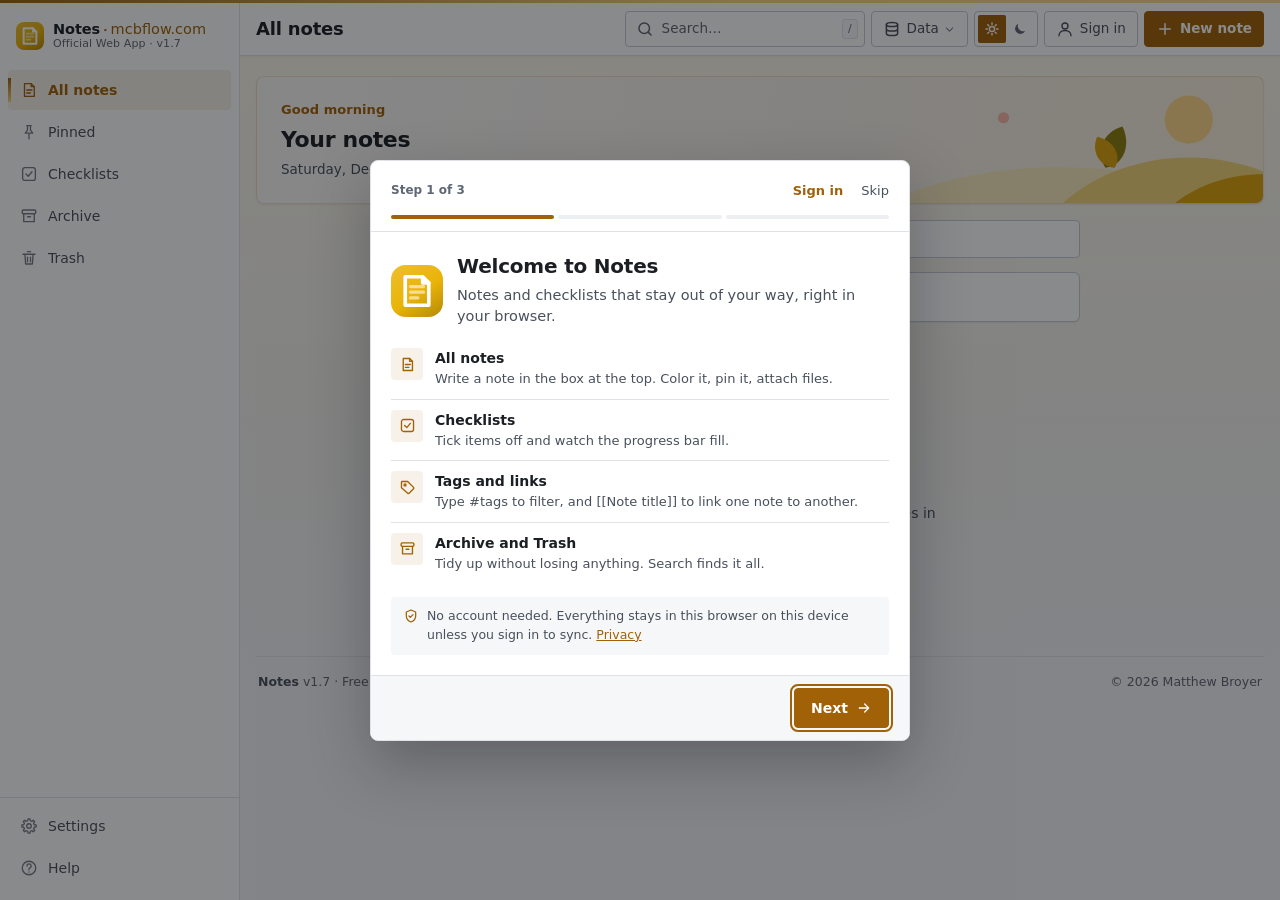
<file: index.html>
<!DOCTYPE html>
<html lang="en" data-theme="light" data-app-short="Notes" data-app-domain="notes.mcbflow.com">
<head>
<meta charset="UTF-8">
<meta name="viewport" content="width=device-width, initial-scale=1, viewport-fit=cover">
<meta http-equiv="Content-Security-Policy" content="default-src 'self'; script-src 'self'; style-src 'self' 'unsafe-inline'; img-src 'self' data: blob:; media-src 'self' blob:; frame-src blob:; font-src 'self'; connect-src 'self' https://rxvcjdwmvxhwbdwncfhj.supabase.co; manifest-src 'self'; worker-src 'self'; object-src 'none'; base-uri 'self'; form-action 'none'">
<title>Notes | All notes</title>
<meta name="description" content="Free notes app that runs in your browser. Write notes and checklists, pin, tag and link them, and import from Google Keep. No account needed; your notes stay on your device.">
<link rel="canonical" href="https://notes.mcbflow.com/">
<meta name="theme-color" content="#EAB308">
<meta name="application-name" content="Notes">
<meta name="mobile-web-app-capable" content="yes">
<meta name="apple-mobile-web-app-capable" content="yes">
<meta name="apple-mobile-web-app-title" content="Notes">
<link rel="manifest" href="manifest.json">
<link rel="icon" href="favicon.svg" type="image/svg+xml">
<link rel="icon" href="favicon.ico" sizes="any">
<link rel="apple-touch-icon" href="apple-touch-icon.png">
<meta property="og:type" content="website">
<meta property="og:site_name" content="notes.mcbflow.com">
<meta property="og:title" content="Notes: Free notes and checklists in your browser">
<meta property="og:description" content="Write notes and checklists, pin, tag and link them, and import from Google Keep. No account needed; your notes stay on your device.">
<meta property="og:url" content="https://notes.mcbflow.com/">
<meta property="og:image" content="https://notes.mcbflow.com/og-image.png">
<meta property="og:image:width" content="1200">
<meta property="og:image:height" content="630">
<meta property="og:image:alt" content="Notes: Notes and checklists that stay on your device, shown in the app">
<meta name="twitter:card" content="summary_large_image">
<meta name="twitter:title" content="Notes: Free notes and checklists in your browser">
<meta name="twitter:description" content="Write notes and checklists, pin, tag and link them, and import from Google Keep. No account needed; your notes stay on your device.">
<meta name="twitter:image" content="https://notes.mcbflow.com/og-image.png">
<script type="application/ld+json">{"@context":"https://schema.org","@type":"WebApplication","name":"notes.mcbflow.com","alternateName":"Notes","url":"https://notes.mcbflow.com/","applicationCategory":"ProductivityApplication","operatingSystem":"Any (runs in a web browser)","description":"Free notes app that runs in your browser. Write notes and checklists, pin, tag and link them, and import from Google Keep. No account needed; notes stay on your device.","isAccessibleForFree":true,"offers":{"@type":"Offer","price":"0","priceCurrency":"USD"},"author":{"@type":"Person","name":"Matthew Broyer","url":"https://matthewbroyer.com/"}}</script>
<script src="theme-boot.js"></script>
<link rel="stylesheet" href="mb-suite-core.css">
<link rel="stylesheet" href="app.css">
<link rel="stylesheet" href="mb-suite-cutouts.css">
<link rel="stylesheet" href="mb-suite-sidebar.css">
<link rel="stylesheet" href="mb-suite-v3.css">
<link rel="stylesheet" href="app-v3.css">
<link rel="stylesheet" href="mb-suite-topbar.css">
</head>
<body class="mb-shell">
<a class="skip" href="#main">Skip to notes</a>
<noscript><p style="margin:0;padding:12px 16px;background:#fdf3cd;color:#1b1f24">notes.mcbflow.com is a free notes app that runs in your browser: notes and checklists with tags, links between notes and Google Keep import, saved on your device. It needs JavaScript turned on.</p></noscript>

<svg width="0" height="0" style="position:absolute" aria-hidden="true" focusable="false">
  <symbol id="i-notes" viewBox="0 0 24 24"><path d="M6 3.5h9l4 4v13H6z"/><path d="M15 3.5v4h4M9 12h7M9 16h5"/></symbol>
  <symbol id="i-pin" viewBox="0 0 24 24"><path d="M9 3.5h6M10 3.5v6l-3 4h10l-3-4v-6M12 13.5V21"/></symbol>
  <symbol id="i-check" viewBox="0 0 24 24"><rect x="3.5" y="3.5" width="17" height="17" rx="3"/><path d="m8 12 3 3 5-6"/></symbol>
  <symbol id="i-archive" viewBox="0 0 24 24"><rect x="3" y="4" width="18" height="5" rx="1.5"/><path d="M5 9v10.5h14V9M10 13h4"/></symbol>
  <symbol id="i-trash" viewBox="0 0 24 24"><path d="M4 7h16M10 3.5h4M6.5 7l1 13h9l1-13M10 11v6M14 11v6"/></symbol>
  <symbol id="i-tag" viewBox="0 0 24 24"><path d="M3.5 12.2V4.5a1 1 0 0 1 1-1h7.7l8.3 8.3a1.4 1.4 0 0 1 0 2l-6.2 6.2a1.4 1.4 0 0 1-2 0z"/><circle cx="8.5" cy="8.5" r="1.4"/></symbol>
  <symbol id="i-search" viewBox="0 0 24 24"><circle cx="11" cy="11" r="7"/><path d="m20 20-3.5-3.5"/></symbol>
  <symbol id="i-plus" viewBox="0 0 24 24"><path d="M12 5v14M5 12h14"/></symbol>
  <symbol id="i-export" viewBox="0 0 24 24"><path d="M4 14v5.5h16V14M12 15V4M7.5 8.5 12 4l4.5 4.5"/></symbol>
  <symbol id="i-import" viewBox="0 0 24 24"><path d="M4 14v5.5h16V14M12 4v11M7.5 10.5 12 15l4.5-4.5"/></symbol>
  <symbol id="i-data" viewBox="0 0 24 24"><ellipse cx="12" cy="6" rx="7.5" ry="2.8"/><path d="M4.5 6v12c0 1.5 3.4 2.8 7.5 2.8s7.5-1.3 7.5-2.8V6M4.5 12c0 1.5 3.4 2.8 7.5 2.8s7.5-1.3 7.5-2.8"/></symbol>
  <symbol id="i-bold" viewBox="0 0 24 24"><path d="M7 4.5h6a3.5 3.5 0 0 1 0 7H7zM7 11.5h7a3.75 3.75 0 0 1 0 7.5H7z"/></symbol>
  <symbol id="i-italic" viewBox="0 0 24 24"><path d="M10 4.5h8M6 19.5h8M14.5 4.5l-5 15"/></symbol>
  <symbol id="i-underline" viewBox="0 0 24 24"><path d="M7 4v7a5 5 0 0 0 10 0V4M5 20h14"/></symbol>
  <symbol id="i-strike" viewBox="0 0 24 24"><path d="M4 12h16M16.5 6.5C15.6 5 14 4.3 12 4.3c-2.8 0-4.5 1.4-4.5 3.4 0 1.6 1 2.6 3 3.3M7.5 17.5c1 1.4 2.6 2.2 4.6 2.2 2.8 0 4.6-1.4 4.6-3.6 0-.8-.2-1.5-.7-2.1"/></symbol>
  <symbol id="i-ul" viewBox="0 0 24 24"><path d="M9 6h11M9 12h11M9 18h11"/><circle cx="4.5" cy="6" r="1" fill="currentColor"/><circle cx="4.5" cy="12" r="1" fill="currentColor"/><circle cx="4.5" cy="18" r="1" fill="currentColor"/></symbol>
  <symbol id="i-ol" viewBox="0 0 24 24"><path d="M10 6h10M10 12h10M10 18h10M4 4.5h1.5V9M4 9h3M4 14.5c.4-.6 1-.9 1.6-.9.9 0 1.4.6 1.4 1.2 0 1.2-3 2.2-3 3.7h3"/></symbol>
  <symbol id="i-undo" viewBox="0 0 24 24"><path d="M9 14 4 9l5-5"/><path d="M4 9h10.5a5.5 5.5 0 0 1 0 11H11"/></symbol>
  <symbol id="i-redo" viewBox="0 0 24 24"><path d="m15 14 5-5-5-5"/><path d="M20 9H9.5a5.5 5.5 0 0 0 0 11H13"/></symbol>
  <symbol id="i-clip" viewBox="0 0 24 24"><path d="m20 11.5-8.2 8.2a5 5 0 0 1-7.1-7.1l8.5-8.5a3.3 3.3 0 0 1 4.7 4.7l-8.5 8.5a1.7 1.7 0 0 1-2.4-2.4l7.8-7.8"/></symbol>
  <symbol id="i-share" viewBox="0 0 24 24"><circle cx="18" cy="5.5" r="2.5"/><circle cx="6" cy="12" r="2.5"/><circle cx="18" cy="18.5" r="2.5"/><path d="m8.2 10.8 7.6-4.1M8.2 13.2l7.6 4.1"/></symbol>
  <symbol id="i-x" viewBox="0 0 24 24"><path d="M6 6l12 12M18 6 6 18"/></symbol>
  <symbol id="i-up" viewBox="0 0 24 24"><path d="m6 15 6-6 6 6"/></symbol>
  <symbol id="i-down" viewBox="0 0 24 24"><path d="m6 9 6 6 6-6"/></symbol>
  <symbol id="i-restore" viewBox="0 0 24 24"><path d="M4 12a8 8 0 1 0 2.4-5.7L4 8.5"/><path d="M4 4v4.5h4.5"/></symbol>
  <symbol id="i-cloud" viewBox="0 0 24 24"><path d="M7.5 18.5h9.5a4 4 0 0 0 .6-7.95A6 6 0 0 0 6.2 9.3a4.6 4.6 0 0 0 1.3 9.2z"/></symbol>
  <symbol id="i-file" viewBox="0 0 24 24"><path d="M6 3.5h8l4 4v13H6z"/><path d="M14 3.5v4h4"/></symbol>
  <symbol id="i-help" viewBox="0 0 24 24"><circle cx="12" cy="12" r="9"/><path d="M9.3 9.3a2.8 2.8 0 1 1 3.9 2.6c-.7.3-1.2 1-1.2 1.8v.6"/><path d="M12 17.3h.01"/></symbol>
  <symbol id="i-gift" viewBox="0 0 24 24"><rect x="3.5" y="8" width="17" height="4" rx="1"/><path d="M5 12v8h14v-8M12 8v12M12 8c-1.5-3-5-3.5-5.5-1.5S9 8 12 8c3 0 6-.5 5.5-1.5S13.5 5 12 8"/></symbol>
  <symbol id="i-drop" viewBox="0 0 24 24"><path d="M12 3.5c3 3.6 6 7 6 10.5a6 6 0 0 1-12 0c0-3.5 3-6.9 6-10.5z"/></symbol>
  <symbol id="i-gear" viewBox="0 0 24 24"><path d="M19.00 10.32 L21.51 10.72 L21.51 13.28 L19.00 13.68 L18.14 15.76 L19.63 17.82 L17.82 19.63 L15.76 18.14 L13.68 19.00 L13.28 21.51 L10.72 21.51 L10.32 19.00 L8.24 18.14 L6.18 19.63 L4.37 17.82 L5.86 15.76 L5.00 13.68 L2.49 13.28 L2.49 10.72 L5.00 10.32 L5.86 8.24 L4.37 6.18 L6.18 4.37 L8.24 5.86 L10.32 5.00 L10.72 2.49 L13.28 2.49 L13.68 5.00 L15.76 5.86 L17.82 4.37 L19.63 6.18 L18.14 8.24Z"/><circle cx="12" cy="12" r="3"/></symbol>
  <symbol id="i-save" viewBox="0 0 24 24"><path d="M5 3h11l3 3v15H5z"/><path d="M8 3v5h7V3M8 21v-7h8v7"/></symbol>
  <symbol id="i-sync" viewBox="0 0 24 24"><path d="M20 11a8 8 0 0 0-14.7-4.4L4 8"/><path d="M4 3v5h5"/><path d="M4 13a8 8 0 0 0 14.7 4.4L20 16"/><path d="M20 21v-5h-5"/></symbol>
  <symbol id="i-json" viewBox="0 0 24 24"><path d="M14 3H6v18h12V7z"/><path d="M14 3v4h4"/><path d="M10 12c-1 0-1 .5-1 1.5S8.5 15 8 15c.5 0 1 .5 1 1.5s0 1.5 1 1.5M14 12c1 0 1 .5 1 1.5s.5 1.5 1 1.5c-.5 0-1 .5-1 1.5s0 1.5-1 1.5"/></symbol>
  <symbol id="i-csv" viewBox="0 0 24 24"><rect x="3" y="4" width="18" height="16" rx="1.5"/><path d="M3 10h18M3 15h18M9 4v16"/></symbol>
  <symbol id="i-zip" viewBox="0 0 24 24"><path d="M4 7h16v13H4z"/><path d="M3 4h18v3H3zM10 11h4"/></symbol>
  <symbol id="i-upload" viewBox="0 0 24 24"><path d="M12 16V4M7 9l5-5 5 5"/><path d="M5 20h14"/></symbol>
  <symbol id="i-shield" viewBox="0 0 24 24"><path d="M12 3 5 6v6c0 4.5 3 7.5 7 9 4-1.5 7-4.5 7-9V6z"/><path d="m9 12 2 2 4-4"/></symbol>
  <symbol id="i-sun" viewBox="0 0 24 24"><circle cx="12" cy="12" r="4"/><path d="M12 2v2M12 20v2M4.9 4.9l1.4 1.4M17.7 17.7l1.4 1.4M2 12h2M20 12h2M4.9 19.1l1.4-1.4M17.7 6.3l1.4-1.4"/></symbol>
  <symbol id="i-moon" viewBox="0 0 24 24"><path d="M20 14.5A8 8 0 0 1 9.5 4a8 8 0 1 0 10.5 10.5Z"/></symbol>
  <symbol id="i-next" viewBox="0 0 24 24"><path d="M5 12h14M13 6l6 6-6 6"/></symbol>
  <symbol id="i-back" viewBox="0 0 24 24"><path d="M19 12H5M11 6l-6 6 6 6"/></symbol>
  <symbol id="i-link" viewBox="0 0 24 24"><path d="M10 14a4 4 0 0 0 5.7 0l3-3a4 4 0 0 0-5.7-5.7l-1 1"/><path d="M14 10a4 4 0 0 0-5.7 0l-3 3a4 4 0 0 0 5.7 5.7l1-1"/></symbol>
</svg>

<aside class="mb-side" aria-label="App">
  <a class="brand" href="./" data-action="home" aria-label="Notes (notes.mcbflow.com): go to All notes"><span class="logo"><svg aria-hidden="true" focusable="false" xmlns="http://www.w3.org/2000/svg" viewBox="0 0 64 64"><defs><linearGradient id="gn1" gradientUnits="userSpaceOnUse" x1="10" y1="0" x2="54" y2="64"><stop offset="0" stop-color="#edbe2b"/><stop offset=".55" stop-color="#EAB308"/><stop offset="1" stop-color="#bb8f06"/></linearGradient><clipPath id="cn1"><rect width="64" height="64" rx="18"/></clipPath></defs><g clip-path="url(#cn1)"><rect width="64" height="64" fill="url(#gn1)"/><path d="M24 26.5h16M24 33.5h16M24 40.5h9" stroke="#fff" stroke-opacity=".55" stroke-width="4" stroke-linecap="round" fill="none"/><path d="M17.5 14.5h21.5l7.5 7.5v27.5h-29z" stroke="#fff" stroke-width="4.5" stroke-linecap="round" stroke-linejoin="round" fill="none"/><path d="M39 14.5v7.5h7.5" stroke="#fff" stroke-width="4.5" stroke-linecap="round" stroke-linejoin="round" fill="none"/></g></svg></span><span class="bt"><b>Notes<i class="tld"><span class="sep" aria-hidden="true">∙</span>mcbflow.com</i></b><span>Official Web App · v1.7</span></span></a>
  <nav class="side-nav" id="sideNav" aria-label="Sections">
    <button type="button" data-view="all" aria-current="page"><svg class="uic"><use href="#i-notes"/></svg><span>All notes</span><b class="count" data-count="all"></b></button>
    <button type="button" data-view="pinned"><svg class="uic"><use href="#i-pin"/></svg><span>Pinned</span><b class="count" data-count="pinned"></b></button>
    <button type="button" data-view="checklist"><svg class="uic"><use href="#i-check"/></svg><span>Checklists</span><b class="count" data-count="checklist"></b></button>
    <button type="button" data-view="archive"><svg class="uic"><use href="#i-archive"/></svg><span>Archive</span><b class="count" data-count="archive"></b></button>
    <button type="button" data-view="trash"><svg class="uic"><use href="#i-trash"/></svg><span>Trash</span><b class="count" data-count="trash"></b></button>
  </nav>
  <p class="side-label" id="tagLabel" hidden>Tags</p>
  <nav class="side-nav side-tags" id="tagNav" aria-labelledby="tagLabel"></nav>
  <nav class="side-nav side-end" aria-label="Settings and help">
    <button type="button" data-view="settings"><svg class="uic"><use href="#i-gear"/></svg><span>Settings</span></button>
    <button type="button" data-view="help"><svg class="uic"><use href="#i-help"/></svg><span>Help</span></button>
  </nav>
</aside>

<div class="mb-main">
  <header class="page-bar">
    <a class="brand phone-brand" href="./" data-action="home" aria-label="Notes (notes.mcbflow.com): go to All notes"><span class="logo"><svg aria-hidden="true" focusable="false" xmlns="http://www.w3.org/2000/svg" viewBox="0 0 64 64"><defs><linearGradient id="gn2" gradientUnits="userSpaceOnUse" x1="10" y1="0" x2="54" y2="64"><stop offset="0" stop-color="#edbe2b"/><stop offset=".55" stop-color="#EAB308"/><stop offset="1" stop-color="#bb8f06"/></linearGradient><clipPath id="cn2"><rect width="64" height="64" rx="18"/></clipPath></defs><g clip-path="url(#cn2)"><rect width="64" height="64" fill="url(#gn2)"/><path d="M24 26.5h16M24 33.5h16M24 40.5h9" stroke="#fff" stroke-opacity=".55" stroke-width="4" stroke-linecap="round" fill="none"/><path d="M17.5 14.5h21.5l7.5 7.5v27.5h-29z" stroke="#fff" stroke-width="4.5" stroke-linecap="round" stroke-linejoin="round" fill="none"/><path d="M39 14.5v7.5h7.5" stroke="#fff" stroke-width="4.5" stroke-linecap="round" stroke-linejoin="round" fill="none"/></g></svg></span><span class="bt"><b>Notes<i class="tld"><span class="sep" aria-hidden="true">∙</span>mcbflow.com</i></b><span>Official Web App · v1.7</span></span></a>
    <h1 class="page-title" id="pageTitle">All notes</h1>
    <div class="actions">
      <button type="button" class="tb tb-search" id="searchBtn" aria-label="Search notes" aria-keyshortcuts="/ Control+K Meta+K" title="Search notes (/ or Ctrl+K)"><svg class="uic" aria-hidden="true"><use href="#i-search"/></svg><span class="tb-lbl">Search…</span><kbd>/</kbd></button>
      <div class="menu-wrap">
        <button type="button" class="tb" id="dataBtn" aria-haspopup="menu" aria-expanded="false" aria-controls="dataMenu" aria-label="Data: back up, sync, export or import" title="Back up, sync, export or import"><svg class="uic" aria-hidden="true"><use href="#i-data"/></svg><span class="tb-lbl">Data</span><svg class="uic tb-chev" aria-hidden="true"><use href="#i-down"/></svg></button>
        <div class="mb-dm" id="dataMenu" role="menu" aria-label="Data" hidden></div>
      </div>
      <button type="button" class="themesw" id="themeBtn" role="switch" aria-checked="false" aria-label="Dark mode" title="Dark mode"><span class="tk"><svg class="i-sun" viewBox="0 0 20 20" width="14" height="14" aria-hidden="true" fill="none" stroke="currentColor" stroke-width="1.8" stroke-linecap="round"><circle cx="10" cy="10" r="3.2"/><path d="M10 2.5v1.8M10 15.7v1.8M2.5 10h1.8M15.7 10h1.8M4.7 4.7l1.3 1.3M14 14l1.3 1.3M4.7 15.3 6 14M14 6l1.3-1.3"/></svg><svg class="i-moon" viewBox="0 0 20 20" width="14" height="14" aria-hidden="true" fill="currentColor"><path d="M16.5 12.2A6.6 6.6 0 0 1 7.8 3.5a6.6 6.6 0 1 0 8.7 8.7Z"/></svg><i class="th"></i></span></button>
      <button type="button" class="tb tb-acct" id="acctBtn"></button>
      <button type="button" class="tb tb-primary" data-action="new" aria-label="New note" title="New note"><svg class="uic" aria-hidden="true"><use href="#i-plus"/></svg><span class="tb-lbl">New note</span></button>
    </div>
  </header>

  <main class="wrap" id="main" tabindex="-1">
    <!-- NOTES VIEWS (all / pinned / checklist / archive / trash / tag) -->
    <section id="notesView" aria-labelledby="viewHeading">
      <section class="cu-banner" id="homeBanner">
        <svg class="cu-art" viewBox="0 0 640 136" preserveAspectRatio="xMaxYMax slice" aria-hidden="true" focusable="false"><circle class="b" cx="560" cy="46" r="26"/><path class="s" d="M210 150 C315 80 525 80 630 150Z"/><path class="m" d="M410 150 C485 66 635 66 710 150Z"/><path class="d" d="M530 150 C585 90 695 90 750 150Z"/><path class="n" transform="translate(470 98) rotate(-64) scale(0.5)" d="M0 0 C 20 -34 66 -40 96 -6 C 70 28 22 34 0 0Z"/><path class="d" transform="translate(480 98) rotate(-116) scale(0.4)" d="M0 0 C 20 -34 66 -40 96 -6 C 70 28 22 34 0 0Z"/><circle class="r" cx="360" cy="44" r="6"/></svg>
        <div class="cu-txt"><p class="mb-greet" id="greet"></p><h2 class="cu-t" id="bannerTitle">Your notes</h2><p class="cu-s" id="bannerSub"></p></div>
      </section>
      <div id="sampleNote"></div>
      <div class="view-head" id="viewHead" hidden>
        <h2 id="viewHeading">All notes</h2>
        <p class="view-sub" id="viewSub"></p>
        <div class="view-actions" id="viewActions"></div>
      </div>

      <div class="phone-tools">
        <div class="searchbox">
          <svg class="uic" aria-hidden="true"><use href="#i-search"/></svg>
          <input id="searchPhone" type="search" placeholder="Filter this list" aria-label="Filter the notes in this view" autocomplete="off">
        </div>
        <div class="chiprow" id="phoneChips" aria-label="Filters"></div>
      </div>

      <!-- capture -->
      <div id="capture" class="capture note-c bg-white" data-open="false">
        <div class="cap-body">
          <label class="sr" for="c-title">Title</label>
          <input id="c-title" class="cap-title" placeholder="Title" autocomplete="off" hidden>
          <div class="fmt" id="c-format-bar" role="toolbar" aria-label="Formatting" hidden>
            <button type="button" class="ib" data-cmd="bold" aria-label="Bold" title="Bold (Ctrl+B)"><svg class="uic"><use href="#i-bold"/></svg></button>
            <button type="button" class="ib" data-cmd="italic" aria-label="Italic" title="Italic (Ctrl+I)"><svg class="uic"><use href="#i-italic"/></svg></button>
            <button type="button" class="ib" data-cmd="underline" aria-label="Underline" title="Underline (Ctrl+U)"><svg class="uic"><use href="#i-underline"/></svg></button>
            <button type="button" class="ib" data-cmd="strikeThrough" aria-label="Strikethrough" title="Strikethrough"><svg class="uic"><use href="#i-strike"/></svg></button>
            <span class="sep" aria-hidden="true"></span>
            <button type="button" class="ib" data-list="bullet" aria-label="Bullet list" title="Bullet list"><svg class="uic"><use href="#i-ul"/></svg></button>
            <button type="button" class="ib" data-list="number" aria-label="Numbered list" title="Numbered list"><svg class="uic"><use href="#i-ol"/></svg></button>
            <span class="sep" aria-hidden="true"></span>
            <button type="button" class="ib" data-cmd="undo" aria-label="Undo" title="Undo (Ctrl+Z)"><svg class="uic"><use href="#i-undo"/></svg></button>
            <button type="button" class="ib" data-cmd="redo" aria-label="Redo" title="Redo (Ctrl+Y)"><svg class="uic"><use href="#i-redo"/></svg></button>
          </div>
          <div id="c-content" class="editor" contenteditable="true" role="textbox" aria-multiline="true" aria-label="Write a note"
               data-placeholder="Write a note…  #tags  [[links to other notes]]  https://links"></div>
          <div id="c-attachments" class="atts" hidden></div>
          <div id="c-checklist" class="cl-edit" hidden></div>
        </div>
        <div class="cap-bar" id="c-controls" hidden>
          <div class="tools">
            <div class="swatches" role="group" aria-label="Note color" data-swatches="capture"></div>
            <button type="button" class="ib" id="toggle-checklist" aria-pressed="false" aria-label="Checklist" title="Checklist"><svg class="uic"><use href="#i-check"/></svg></button>
            <label class="ib" title="Attach a file (4 MB max)"><svg class="uic" aria-hidden="true"><use href="#i-clip"/></svg><span class="sr">Attach a file</span>
              <input type="file" class="sr" multiple accept="image/*,.pdf,.txt,.md,.doc,.docx,.zip" data-files="capture">
            </label>
          </div>
          <span class="hint hide-phone">Saves when you close · Esc</span>
          <button type="button" class="btn sm" data-action="close-capture">Close</button>
        </div>
      </div>

      <div id="notes" aria-live="polite"></div>
      <div id="empty" hidden></div>
      <footer class="mb-foot">
        <p class="mb-foot-main"><b>Notes</b> v1.7 · Free · No account needed</p>
        <nav class="mb-foot-links" aria-label="About Notes"><button type="button" data-action="whats-new">What’s new</button><a href="privacy.html">Privacy</a><a href="terms.html">Terms</a><a href="https://mcbflow.com/">More free apps</a></nav>
        <p class="mb-foot-copy">© 2026 Matthew Broyer</p>
      </footer>
    </section>

    <!-- SETTINGS (MB Suite v3.3 order: Appearance → Account & sync → Notes → Backup & data → Install → About) -->
    <section id="settingsView" hidden aria-labelledby="settingsHeading">
      <div class="view-head"><h2 id="settingsHeading" class="phone-only">Settings</h2><p class="view-sub set-intro">Changes save as you make them.</p></div>
      <div class="mb-set">
        <section class="mb-set-sec" aria-labelledby="setA"><h2 class="mb-set-h" id="setA">Appearance</h2>
          <div class="mb-set-card"><div class="mb-set-row"><div class="mb-set-l"><b>Theme</b><small>Light or dark. Saved on this device.</small></div>
            <div class="mb-set-c"><div class="mb-seg" role="group" aria-label="Theme"><button type="button" data-theme-set="light" aria-pressed="true"><svg class="uic" aria-hidden="true"><use href="#i-sun"/></svg>Light</button><button type="button" data-theme-set="dark" aria-pressed="false"><svg class="uic" aria-hidden="true"><use href="#i-moon"/></svg>Dark</button></div></div></div></div>
        </section>

        <section class="mb-set-sec" aria-labelledby="setS"><h2 class="mb-set-h" id="setS">Account &amp; sync</h2>
          <div class="mb-set-card pad" id="syncCard"><p class="muted" style="margin:0">Sync isn’t available in this browser.</p></div>
        </section>

        <section class="mb-set-sec" aria-labelledby="setN"><h2 class="mb-set-h" id="setN">Notes settings</h2>
          <div class="mb-set-card">
            <div class="mb-set-row"><div class="mb-set-l"><b>Your notes</b><small id="statsLine"></small></div>
              <div class="mb-set-c"><button type="button" class="btn sm mb-share-btn" data-action="share-stats"><svg class="uic" aria-hidden="true"><use href="#i-share"/></svg>Share</button></div></div>
            <div class="mb-set-row"><div class="mb-set-l"><b>Storage used</b><small id="storageLine"></small></div></div>
          </div>
        </section>

        <section class="mb-set-sec" aria-labelledby="setD"><h2 class="mb-set-h" id="setD">Backup &amp; data</h2>
          <div class="mb-set-card mb-set-dm" id="dataList"></div>
          <div class="mb-set-card pad" id="keepCard">
            <h3 class="mb-set-sub">Import from Google Keep</h3>
            <ol class="steps">
              <li>Go to <b>takeout.google.com</b>, click <b>Deselect all</b>, tick <b>Keep</b> only, and create the export.</li>
              <li>Download the .zip Google emails you.</li>
              <li>Choose that .zip here (or the .json files from its <b>Takeout/Keep</b> folder).</li>
            </ol>
            <label class="check"><input type="checkbox" id="keepImages" checked> Bring in images (up to 4 MB each; they use browser storage)</label>
            <div class="row-actions">
              <button type="button" class="btn" data-action="keep"><svg class="uic" aria-hidden="true"><use href="#i-import"/></svg>Choose Takeout file…</button>
            </div>
            <p class="fine">Keeps titles, text, checklists, colors, pins, archive and trash, labels (as #tags), links and dates. Notes you've already imported are skipped. Everything is read on your device; nothing is uploaded.</p>
            <div id="keepResult" class="result" role="status" hidden></div>
          </div>
        </section>

        <section class="mb-set-sec" aria-labelledby="setI"><h2 class="mb-set-h" id="setI">Install</h2>
          <div class="mb-set-card" id="installCard"><div class="mb-set-row"><div class="mb-set-l"><span class="inst-line">Add Notes to your home screen or dock. It opens in its own window and works offline.</span><small id="installHow"></small></div><div class="mb-set-c"><button type="button" class="btn primary" id="installBtn" hidden>Install</button></div></div></div>
        </section>

        <section class="mb-set-sec" aria-labelledby="setAb"><h2 class="mb-set-h" id="setAb">About</h2>
          <div class="mb-about" role="group" aria-label="About this app">
            <svg class="uic" viewBox="0 0 24 24" width="20" height="20" fill="none" stroke="currentColor" stroke-width="2" stroke-linecap="round" stroke-linejoin="round" aria-hidden="true" focusable="false"><circle cx="12" cy="12" r="9.5"/><path d="M12 11v6M12 7.5v.01"/></svg>
            <div>
              <b>notes.mcbflow.com™</b>
              <p>Version 1.7 · Oct 17, 2026</p>
              <p class="mb-about-links"><button type="button" data-action="whats-new">What’s new</button><button type="button" data-view="help">Help</button><a href="privacy.html">Privacy</a><a href="terms.html">Terms</a><a href="https://mcbflow.com/">More free apps at mcbflow.com</a></p>
              <p class="mb-about-copy">© 2026 Matthew Broyer. All rights reserved.</p>
            </div>
          </div>
        </section>
      </div>
    </section>

    <!-- HELP (suite standard: intro · Getting started · FAQ by topic · Install the app · Your data & privacy) -->
    <section id="helpView" hidden aria-labelledby="helpHeading">
      <div class="view-head"><h2 id="helpHeading" class="phone-only">Help</h2><p class="view-sub">Short answers about writing, finding and keeping your notes.</p></div>
      <div class="help">
        <section class="help-sec" aria-labelledby="hStart"><h2 class="mb-set-h" id="hStart">Getting started</h2>
          <ol class="help-steps">
            <li>Click <b>Write a note…</b> at the top of All notes (or <b>New note</b>, or the <b>+</b> in the bar on phones) and start typing.</li>
            <li>Add a title, a color, a checklist or a file from the box’s toolbar. The note saves when you click away, press <kbd>Esc</kbd> or <kbd>Ctrl</kbd>+<kbd>Enter</kbd>.</li>
            <li>Type <code>#tags</code> to group notes, and <code>[[Note title]]</code> to link one note to another.</li>
            <li>Now and then, choose <b>Data → Save backup now</b> (<kbd>Ctrl</kbd>+<kbd>S</kbd>) to keep a copy outside the browser.</li>
          </ol>
        </section>

        <section class="help-sec" aria-labelledby="hWrite"><h2 class="mb-set-h" id="hWrite">Writing notes</h2>
          <div class="help-card">
            <details><summary>How do I make a checklist?</summary><p>Tap the checklist button in the note box or in an open note, or open <b>Checklists</b> and choose <b>New checklist</b>. <kbd>Enter</kbd> adds the next item, <kbd>Backspace</kbd> on an empty item removes it, and the arrows move an item up or down. You can tick items right on the card; the card shows how many are done. When every item is done, a <b>Share</b> button makes a picture of the finished list.</p></details>
            <details><summary>Can I format text?</summary><p>Yes: bold, italic, underline, strikethrough, bullet and numbered lists from the toolbar, or <kbd>Ctrl</kbd>+<kbd>B</kbd> / <kbd>I</kbd> / <kbd>U</kbd>. Start a line with <code>• </code> or <code>1. </code> and <kbd>Enter</kbd> continues the list; <kbd>Enter</kbd> on an empty list line ends it.</p></details>
            <details><summary>Can I attach pictures or files?</summary><p>Use the paperclip, or paste a screenshot into a note. Each file can be up to 4 MB. Pictures, PDFs and text files open right in the app; other files can be downloaded from there. Attached files stay on the device you added them on.</p></details>
            <details><summary>How do I pin a note or change its color?</summary><p>Use the pin and the color dots on a note card or in an open note. Pinned notes sit at the top of All notes and have their own <b>Pinned</b> list.</p></details>
            <details><summary>What if I close the page while writing?</summary><p>Notes you have open save as you type. A note you were still writing in the box at the top comes back the next time you open Notes.</p></details>
          </div>
        </section>

        <section class="help-sec" aria-labelledby="hTags"><h2 class="mb-set-h" id="hTags">Tags and links</h2>
          <div class="help-card">
            <details><summary>How do tags work?</summary><p>Type <code>#idea</code> anywhere in a note’s title or text (letters, numbers, - and _). Tags are listed in the sidebar on computers and as filter buttons above your notes on phones and tablets. Click a tag on a card to see every note with it.</p></details>
            <details><summary>How do I link two notes?</summary><p>Type the other note’s exact title in double brackets, like <code>[[Project ideas]]</code>. It becomes a link that opens that note, and the linked note lists yours under <b>Linked from</b>. A link to a title that doesn’t exist yet shows with a dashed underline.</p></details>
            <details><summary>Do web addresses become links?</summary><p>Yes. Paste any address that starts with <code>https://</code> and it becomes clickable. It opens in a new tab.</p></details>
          </div>
        </section>

        <section class="help-sec" aria-labelledby="hFind"><h2 class="mb-set-h" id="hFind">Finding and tidying up</h2>
          <div class="help-card">
            <details><summary>How do I find a note?</summary><p>Use <b>Search</b> in the top bar, or press <kbd>/</kbd> or <kbd>Ctrl</kbd>+<kbd>K</kbd>. It looks through titles, text, checklist items and tags of every note, Archive and Trash included, and opens the note you pick. The <b>Filter this list</b> box above your notes narrows the list you’re looking at.</p></details>
            <details><summary>What’s the difference between Archive and Trash?</summary><p><b>Archive</b> is for notes you’re done with but want to keep: they leave All notes and stay searchable. <b>Trash</b> holds deleted notes until you delete them for good or choose <b>Empty Trash</b>.</p></details>
            <details><summary>Can I get a deleted note back?</summary><p>From Trash, choose <b>Restore</b>. After <b>Delete forever</b> or <b>Empty Trash</b> you have a few seconds to press <b>Undo</b>; after that the note is gone unless it’s in a backup.</p></details>
            <details><summary>Keyboard shortcuts</summary><p><kbd>/</kbd> or <kbd>Ctrl</kbd>+<kbd>K</kbd> search · <kbd>Ctrl</kbd>+<kbd>S</kbd> save a backup · <kbd>Esc</kbd> or <kbd>Ctrl</kbd>+<kbd>Enter</kbd> save and close a note · <kbd>Ctrl</kbd>+<kbd>B</kbd> / <kbd>I</kbd> / <kbd>U</kbd> format text · <kbd>Ctrl</kbd>+<kbd>Z</kbd> / <kbd>Y</kbd> undo and redo. On a Mac, use <kbd>Cmd</kbd> instead of <kbd>Ctrl</kbd>.</p></details>
          </div>
        </section>

        <section class="help-sec" aria-labelledby="hData"><h2 class="mb-set-h" id="hData">Backups, sync and Google Keep</h2>
          <div class="help-card">
            <details><summary>How do I back up my notes?</summary><p><b>Data → Save backup now</b> (<kbd>Ctrl</kbd>+<kbd>S</kbd>). In Chrome and Edge it asks once where to keep the file, then updates that file in one click; other browsers download a dated backup. <b>Export All</b> also gives you a spreadsheet (CSV) or a ZIP with your backup, a spreadsheet and your attached files.</p></details>
            <details><summary>How do I move my notes to another device?</summary><p>Sign in with a free mcbflow.com account on both devices (<b>Data → Sync across devices</b>) and your notes, checklists and tags stay the same on both. Attached files stay on the device you added them on. Or export a backup (JSON or ZIP) and use <b>Data → Import Backup</b> on the other device; you choose whether to add to your notes or replace them.</p></details>
            <details><summary>Can I bring my notes over from Google Keep?</summary><p>Yes. At takeout.google.com export Keep only, then choose the .zip in <b>Settings → Backup &amp; data → Import from Google Keep</b>. Titles, text, checklists, colors, pins, archive, labels (as #tags) and images come across, and notes you imported before are skipped. The file is read on your device.</p></details>
            <details><summary>What is the sample data?</summary><p>On your first visit you can start with three sample notes that show tags, links and a checklist. <b>Remove sample data</b> at the top of All notes deletes the ones you haven’t changed.</p></details>
          </div>
        </section>

        <section class="help-sec" aria-labelledby="hInstall"><h2 class="mb-set-h" id="hInstall">Install the app</h2>
          <div class="help-card">
            <details><summary>Can I install Notes like an app?</summary><p>Yes. Use <b>Settings → Install</b> when your browser offers it, or the install icon in Chrome or Edge’s address bar. On iPhone or iPad, tap Share, then Add to Home Screen. It opens in its own window with its own icon.</p></details>
            <details><summary>Does it work offline?</summary><p>Yes, after your first visit. Writing, searching and backups all work without a connection; sync catches up when you’re back online.</p></details>
          </div>
        </section>

        <section class="help-sec" aria-labelledby="hPriv"><h2 class="mb-set-h" id="hPriv">Your data &amp; privacy</h2>
          <div class="help-card">
            <details><summary>Where are my notes stored?</summary><p>In this browser on this device. No account is needed, and nothing is sent anywhere unless you sign in to sync. There are no ads or tracking.</p></details>
            <details><summary>What happens if I clear my browser data?</summary><p>Your notes in this browser are deleted with it, so keep a backup (or sign in to sync). <b>Data → Clear all data</b> deletes everything on purpose and offers to save a backup first.</p></details>
          </div>
          <p class="help-more">More detail on the <a href="privacy.html">Privacy</a> page.</p>
        </section>
      </div>
      <footer class="mb-foot">
        <p class="mb-foot-main"><b>Notes</b> v1.7 · Free · No account needed</p>
        <nav class="mb-foot-links" aria-label="About Notes"><button type="button" data-action="whats-new">What’s new</button><a href="privacy.html">Privacy</a><a href="terms.html">Terms</a><a href="https://mcbflow.com/">More free apps</a></nav>
        <p class="mb-foot-copy">© 2026 Matthew Broyer</p>
      </footer>
    </section>
  </main>
</div>

<nav class="bnav" id="bnav" aria-label="Sections">
  <button type="button" data-view="all" aria-current="page"><svg class="uic"><use href="#i-notes"/></svg><span>Notes</span></button>
  <button type="button" data-view="checklist"><svg class="uic"><use href="#i-check"/></svg><span>Checklists</span></button>
  <button type="button" class="bn-add" data-action="new" aria-label="Add a new note"><svg viewBox="0 0 24 24" width="24" height="24" fill="none" stroke="currentColor" stroke-width="2" stroke-linecap="round" stroke-linejoin="round" aria-hidden="true" focusable="false"><path d="M12 5v14M5 12h14"/></svg></button>
  <button type="button" data-view="archive"><svg class="uic"><use href="#i-archive"/></svg><span>Archive</span></button>
  <button type="button" id="bnMore" aria-haspopup="dialog" aria-expanded="false"><svg class="uic" viewBox="0 0 24 24" width="20" height="20" fill="currentColor" stroke="none" aria-hidden="true" focusable="false"><circle cx="5.5" cy="12" r="1.7"/><circle cx="12" cy="12" r="1.7"/><circle cx="18.5" cy="12" r="1.7"/></svg><span>More</span></button>
</nav>

<!-- note editor -->
<dialog id="modal" class="editor-dlg note-c bg-white" aria-labelledby="e-title-label">
  <div class="dlg-body">
    <label class="sr" id="e-title-label" for="e-title">Note title</label>
    <input id="e-title" class="e-title" placeholder="Title" autocomplete="off">
    <div class="fmt" role="toolbar" aria-label="Formatting">
      <button type="button" class="ib" data-cmd="bold" aria-label="Bold" title="Bold (Ctrl+B)"><svg class="uic"><use href="#i-bold"/></svg></button>
      <button type="button" class="ib" data-cmd="italic" aria-label="Italic" title="Italic (Ctrl+I)"><svg class="uic"><use href="#i-italic"/></svg></button>
      <button type="button" class="ib" data-cmd="underline" aria-label="Underline" title="Underline (Ctrl+U)"><svg class="uic"><use href="#i-underline"/></svg></button>
      <button type="button" class="ib" data-cmd="strikeThrough" aria-label="Strikethrough" title="Strikethrough"><svg class="uic"><use href="#i-strike"/></svg></button>
      <span class="sep" aria-hidden="true"></span>
      <button type="button" class="ib" data-list="bullet" aria-label="Bullet list" title="Bullet list"><svg class="uic"><use href="#i-ul"/></svg></button>
      <button type="button" class="ib" data-list="number" aria-label="Numbered list" title="Numbered list"><svg class="uic"><use href="#i-ol"/></svg></button>
      <span class="sep" aria-hidden="true"></span>
      <button type="button" class="ib" data-cmd="undo" aria-label="Undo" title="Undo (Ctrl+Z)"><svg class="uic"><use href="#i-undo"/></svg></button>
      <button type="button" class="ib" data-cmd="redo" aria-label="Redo" title="Redo (Ctrl+Y)"><svg class="uic"><use href="#i-redo"/></svg></button>
    </div>
    <div id="e-content" class="editor" contenteditable="true" role="textbox" aria-multiline="true" aria-label="Note text" data-placeholder="Write something…"></div>
    <div id="e-attachments" class="atts"></div>
    <div id="e-checklist" class="cl-edit" hidden></div>
    <div id="e-done" class="done-row" hidden>
      <span><svg class="uic" aria-hidden="true"><use href="#i-check"/></svg>All items done</span>
      <button type="button" class="btn sm mb-share-btn" data-action="share-checklist"><svg class="uic" aria-hidden="true"><use href="#i-share"/></svg>Share</button>
    </div>
    <div id="backlinks" class="backlinks" hidden>
      <p class="label">Linked from</p>
      <div id="backlinks-list"></div>
    </div>
    <p class="e-meta" id="e-meta"></p>
  </div>
  <div class="dlg-bar">
    <div class="tools">
      <div class="swatches" role="group" aria-label="Note color" data-swatches="edit"></div>
      <button type="button" class="ib" id="e-toggle-checklist" aria-label="Checklist" title="Checklist" aria-pressed="false"><svg class="uic"><use href="#i-check"/></svg></button>
      <label class="ib" title="Attach a file (4 MB max)"><svg class="uic" aria-hidden="true"><use href="#i-clip"/></svg><span class="sr">Attach a file</span>
        <input type="file" class="sr" multiple accept="image/*,.pdf,.txt,.md,.doc,.docx,.zip" data-files="edit">
      </label>
      <button type="button" class="ib" id="e-pin" aria-pressed="false" aria-label="Pin" title="Pin"><svg class="uic"><use href="#i-pin"/></svg></button>
      <button type="button" class="ib" id="e-archive" aria-label="Archive" title="Archive"><svg class="uic"><use href="#i-archive"/></svg></button>
      <button type="button" class="ib" id="share-btn" aria-label="Share note text" title="Share note text"><svg class="uic"><use href="#i-link"/></svg></button>
      <button type="button" class="ib danger" id="e-trash" aria-label="Move to Trash" title="Move to Trash"><svg class="uic"><use href="#i-trash"/></svg></button>
    </div>
    <button type="button" class="btn primary sm" data-action="close-modal">Done</button>
  </div>
</dialog>

<!-- confirm / choice dialog -->
<dialog id="ask" class="ask-dlg" aria-labelledby="askTitle" aria-describedby="askText">
  <form method="dialog">
    <h3 id="askTitle"></h3>
    <p id="askText"></p>
    <div class="ask-btns" id="askBtns"></div>
  </form>
</dialog>

<!-- WELCOME (first run, MB Suite v3.3 .mbw): 1 Welcome · 2 Pick a look · 3 Start empty | Start with sample data, first note + "Moving from another device?" -->
<div class="mbw" id="welcome" role="dialog" aria-modal="true" aria-labelledby="mbwTitle" hidden>
  <div class="mbw-card">
    <header class="mbw-head">
      <span class="mbw-step" id="mbwStep">Step 1 of 3</span>
      <span class="mbw-head-a"><span id="mbwAcct"></span><button class="mbw-link" type="button" id="mbwSkip">Skip</button></span>
      <div class="mbw-prog" aria-hidden="true"><i class="on"></i><i></i><i></i></div>
    </header>
    <div class="mbw-body" data-step="0">
      <div class="mbw-hero"><span class="mbw-logo"><svg aria-hidden="true" focusable="false" xmlns="http://www.w3.org/2000/svg" viewBox="0 0 64 64"><defs><linearGradient id="gnw" gradientUnits="userSpaceOnUse" x1="10" y1="0" x2="54" y2="64"><stop offset="0" stop-color="#edbe2b"/><stop offset=".55" stop-color="#EAB308"/><stop offset="1" stop-color="#bb8f06"/></linearGradient><clipPath id="cnw"><rect width="64" height="64" rx="18"/></clipPath></defs><g clip-path="url(#cnw)"><rect width="64" height="64" fill="url(#gnw)"/><path d="M24 26.5h16M24 33.5h16M24 40.5h9" stroke="#fff" stroke-opacity=".55" stroke-width="4" stroke-linecap="round" fill="none"/><path d="M17.5 14.5h21.5l7.5 7.5v27.5h-29z" stroke="#fff" stroke-width="4.5" stroke-linecap="round" stroke-linejoin="round" fill="none"/><path d="M39 14.5v7.5h7.5" stroke="#fff" stroke-width="4.5" stroke-linecap="round" stroke-linejoin="round" fill="none"/></g></svg></span><div><h2 id="mbwTitle">Welcome to Notes</h2><p class="mbw-lead">Notes and checklists that stay out of your way, right in your browser.</p></div></div>
      <ul class="mbw-feats">
        <li><span class="mbw-ic"><svg class="uic" aria-hidden="true"><use href="#i-notes"/></svg></span><div><b>All notes</b><span>Write a note in the box at the top. Color it, pin it, attach files.</span></div></li>
        <li><span class="mbw-ic"><svg class="uic" aria-hidden="true"><use href="#i-check"/></svg></span><div><b>Checklists</b><span>Tick items off and watch the progress bar fill.</span></div></li>
        <li><span class="mbw-ic"><svg class="uic" aria-hidden="true"><use href="#i-tag"/></svg></span><div><b>Tags and links</b><span>Type #tags to filter, and [[Note title]] to link one note to another.</span></div></li>
        <li><span class="mbw-ic"><svg class="uic" aria-hidden="true"><use href="#i-archive"/></svg></span><div><b>Archive and Trash</b><span>Tidy up without losing anything. Search finds it all.</span></div></li>
      </ul>
      <p class="mbw-privacy"><svg class="uic" aria-hidden="true"><use href="#i-shield"/></svg><span>No account needed. Everything stays in this browser on this device unless you sign in to sync. <a href="privacy.html">Privacy</a></span></p>
    </div>
    <div class="mbw-body" data-step="1" hidden>
      <h2>Pick a look</h2><p class="mbw-lead">You can switch anytime from the top bar or Settings.</p>
      <div class="mbw-looks" role="group" aria-label="Theme">
        <button type="button" class="mbw-look" data-theme-set="light" aria-pressed="true"><span class="pv l" aria-hidden="true"><b class="a"></b><b></b><b></b></span><span><svg class="uic" aria-hidden="true"><use href="#i-sun"/></svg> Light</span></button>
        <button type="button" class="mbw-look" data-theme-set="dark" aria-pressed="false"><span class="pv d" aria-hidden="true"><b class="a"></b><b></b><b></b></span><span><svg class="uic" aria-hidden="true"><use href="#i-moon"/></svg> Dark</span></button>
      </div>
    </div>
    <div class="mbw-body" data-step="2" hidden>
      <h2>How do you want to start?</h2><p class="mbw-lead">Start with an empty list, or with three sample notes that show tags, links and a checklist. You can remove the samples in one click.</p>
      <div class="mbw-choices two" role="group" aria-label="How to start">
        <button type="button" class="mbw-choice" data-start="empty" aria-pressed="true"><span><b>Start empty</b><small>A blank list, ready for your notes.</small></span></button>
        <button type="button" class="mbw-choice" data-start="sample" aria-pressed="false"><span><b>Start with sample data</b><small>Three sample notes to try things out.</small></span></button>
      </div>
      <label class="mbw-field"><span>First note (optional)</span><input type="text" id="mbwNote" maxlength="500" autocomplete="off" placeholder="e.g. Ideas for the weekend #plans"></label>
      <div class="mbw-alt"><span>Moving from another device or app?</span>
        <button class="mbw-btn sm" type="button" id="mbwSync"><svg class="uic" aria-hidden="true"><use href="#i-sync"/></svg>Sign in to sync</button>
        <button class="mbw-btn sm" type="button" id="mbwImport"><svg class="uic" aria-hidden="true"><use href="#i-upload"/></svg>Import a backup</button>
        <button class="mbw-btn sm" type="button" id="mbwKeep"><svg class="uic" aria-hidden="true"><use href="#i-import"/></svg>Import from Google Keep</button></div>
    </div>
    <footer class="mbw-foot"><button class="mbw-btn" type="button" id="mbwBack" hidden><svg class="uic" aria-hidden="true"><use href="#i-back"/></svg>Back</button><button class="mbw-btn pri" type="button" id="mbwNext">Next<svg class="uic" aria-hidden="true"><use href="#i-next"/></svg></button></footer>
  </div>
</div>

<input type="file" id="importFile" class="sr" accept=".json,.zip,application/json,application/zip" tabindex="-1" aria-hidden="true">
<input type="file" id="keepFile" class="sr" accept=".zip,.json,application/zip,application/json" multiple tabindex="-1" aria-hidden="true">

<template id="shareArt"><svg class="cu-art" viewBox="0 0 640 136" preserveAspectRatio="xMaxYMax slice" aria-hidden="true" focusable="false"><circle class="b" cx="560" cy="46" r="26"/><path class="s" d="M210 150 C315 80 525 80 630 150Z"/><path class="m" d="M410 150 C485 66 635 66 710 150Z"/><path class="d" d="M530 150 C585 90 695 90 750 150Z"/><path class="n" transform="translate(470 98) rotate(-64) scale(0.5)" d="M0 0 C 20 -34 66 -40 96 -6 C 70 28 22 34 0 0Z"/><path class="d" transform="translate(480 98) rotate(-116) scale(0.4)" d="M0 0 C 20 -34 66 -40 96 -6 C 70 28 22 34 0 0Z"/><circle class="r" cx="360" cy="44" r="6"/></svg></template>

<script src="mb-title.js"></script>
<script src="mb-install.js"></script>
<script src="mb-share.js"></script>
<script src="keep-import.js"></script>
<script src="mb-sync.js"></script>
<script src="mb-files.js"></script>
<script src="mb-ui.js"></script>
<script src="app.js"></script>
</body>
</html>
</file>
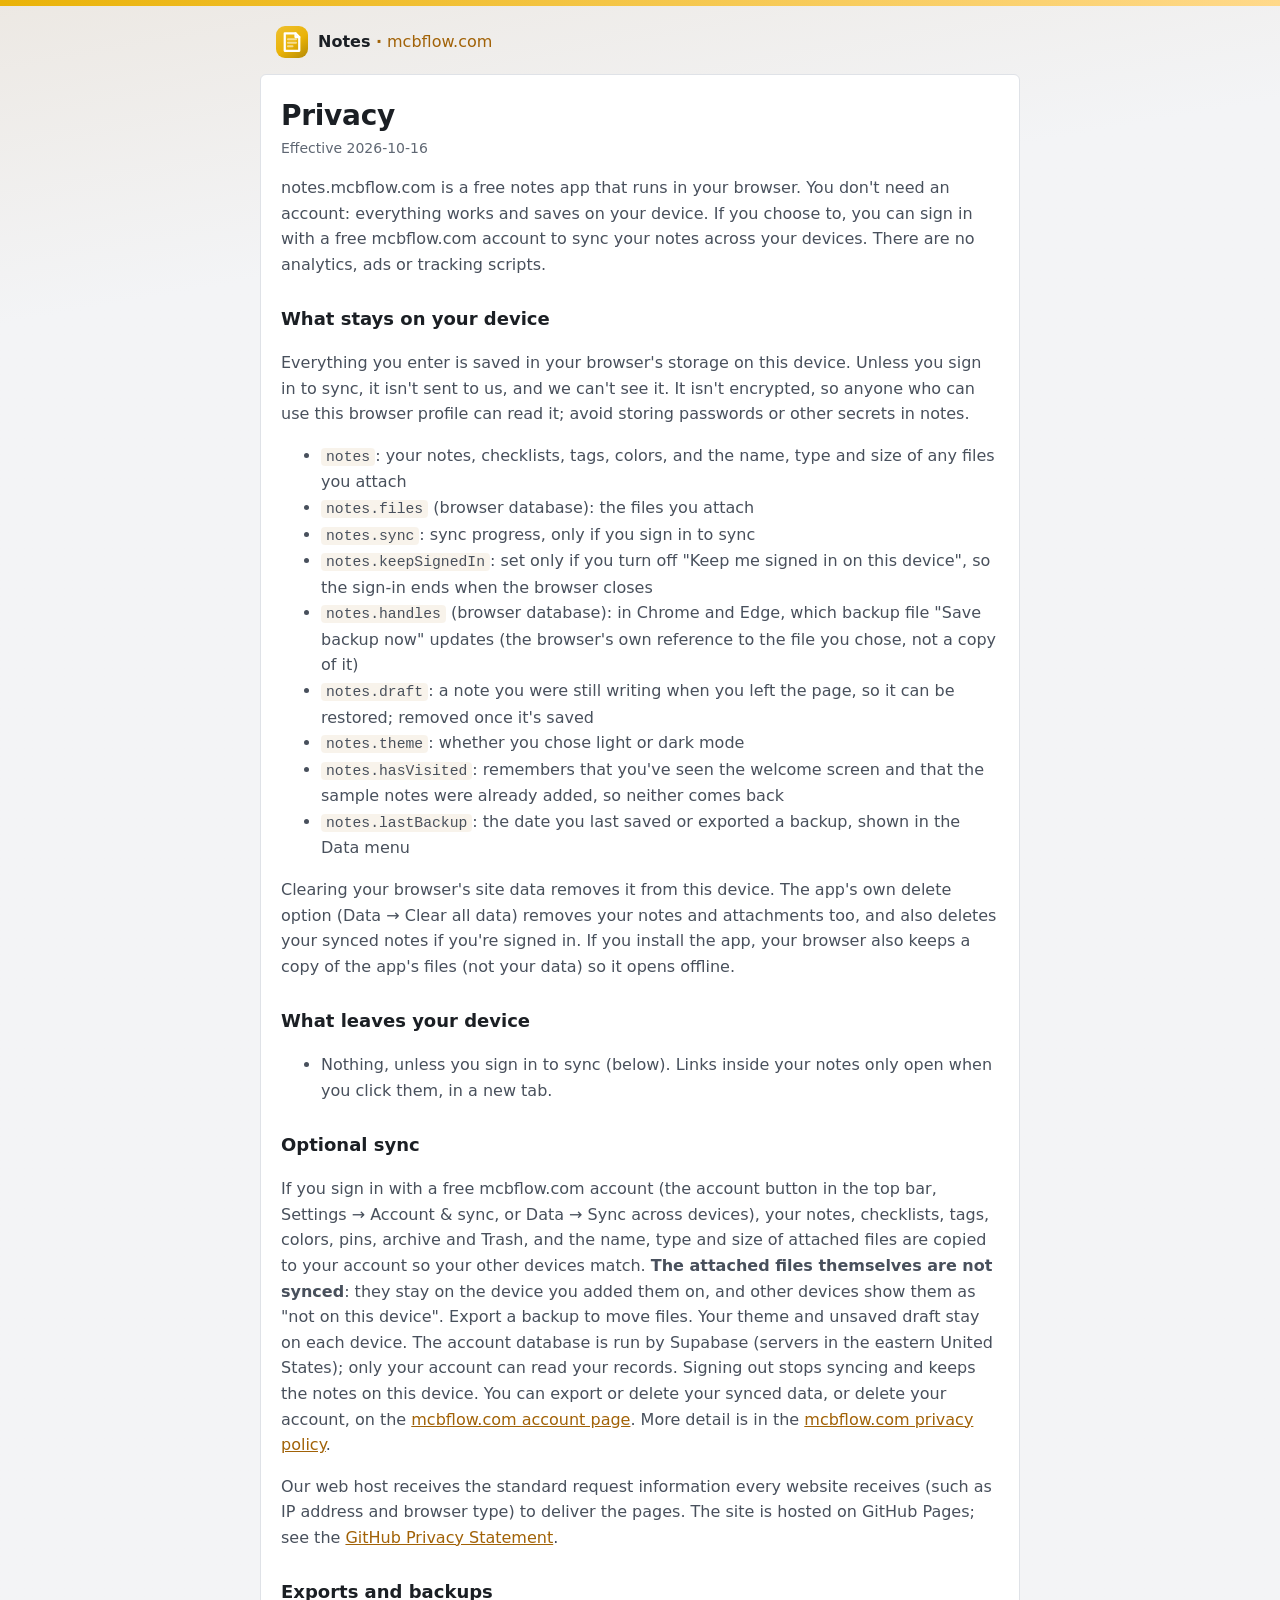
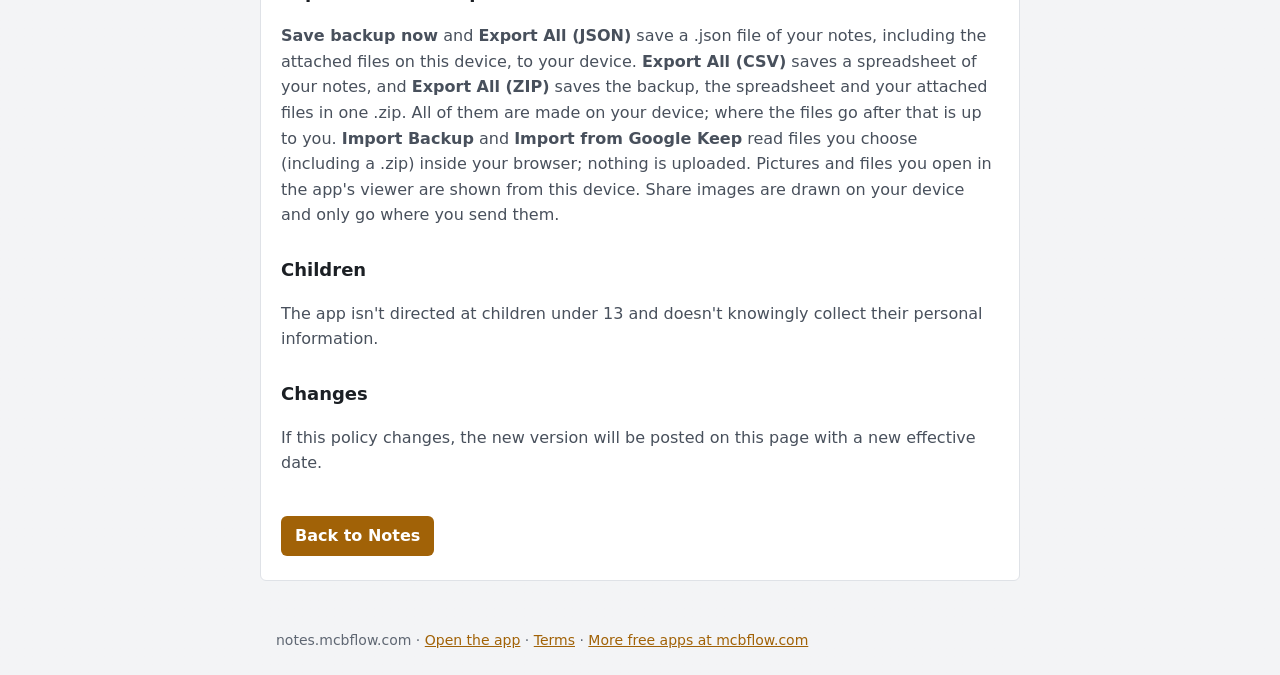
<file: privacy.html>
<!doctype html>
<html lang="en" data-mb-app="notes">
<head>
<meta charset="utf-8">
<meta name="viewport" content="width=device-width,initial-scale=1">
<title>Notes | Privacy</title>
<meta name="description" content="How notes.mcbflow.com handles your data: what stays in your browser and what, if anything, leaves it.">
<link rel="canonical" href="https://notes.mcbflow.com/privacy.html">
<meta name="theme-color" content="#EAB308">
<link rel="icon" href="favicon.svg" type="image/svg+xml">
<link rel="icon" href="favicon.ico" sizes="any">
<script src="/mb-ui.js"></script><!-- applies the saved Light | Dark choice before first paint -->
<style>
:root{--font:"Segoe UI Variable Text","Segoe UI",system-ui,-apple-system,Roboto,Arial,sans-serif;--bg:#f3f4f6;--surface:#fff;--ink:#1b1f24;--ink-2:#48505c;--muted:#5f6773;--border:#dfe2e7;--accent:#A16207;--accent-hover:#854D0E;--r:6px;--on:#fff}

*{box-sizing:border-box}
body{margin:0;font:16px/1.6 var(--font);color:var(--ink);background:linear-gradient(170deg,color-mix(in srgb,var(--accent) 8%,var(--bg)) 0,var(--bg) 320px) no-repeat,var(--bg)}
.bar{height:6px;background:linear-gradient(90deg,#EAB308,#FFD98A)}
header{max-width:760px;margin:0 auto;padding:20px 16px 0;display:flex;align-items:center;gap:12px}
header a.brand{display:flex;align-items:center;gap:10px;color:var(--ink);text-decoration:none;font-weight:650}
header a.brand img{width:32px;height:32px}
header a.brand .tld{font-style:normal;font-weight:400;color:var(--accent)} header a.brand .sep{margin:0 .32em 0 .34em;color:var(--accent);font-weight:700}
header a.brand:focus-visible,a:focus-visible{outline:2px solid var(--accent);outline-offset:2px;border-radius:4px}
main{max-width:760px;margin:16px auto 48px;padding:24px 20px;background:var(--surface);border:1px solid var(--border);border-radius:var(--r)}
h1{font-size:28px;line-height:1.2;margin:0 0 4px;letter-spacing:-.01em}
h2{font-size:18px;margin:28px 0 6px}
p,li{color:var(--ink-2)} .meta{color:var(--muted);font-size:14px;margin:0 0 16px}
a{color:var(--accent)} a:hover{color:var(--accent-hover)}
code{font-size:.92em;background:color-mix(in srgb,var(--accent) 8%,transparent);padding:1px 5px;border-radius:4px}
.back{display:inline-flex;align-items:center;min-height:40px;padding:0 14px;margin-top:24px;border-radius:var(--r);background:var(--accent);color:var(--on);text-decoration:none;font-weight:600}
.back:hover{background:var(--accent-hover);color:var(--on)}
footer{max-width:760px;margin:0 auto 32px;padding:0 16px;color:var(--muted);font-size:14px}

:root[data-theme="dark"]{--bg:#121417;--surface:#1a1d21;--ink:#e8eaed;--ink-2:#b4bac3;--muted:#99a1ac;--border:#2c3036;--accent:#FACC15;--accent-hover:#FDE047;--on:#111}
</style>
</head>
<body>
<div class="bar"></div>
<header><a class="brand" href="./" aria-label="Notes (notes.mcbflow.com): open the app"><img src="favicon.svg" alt="" width="32" height="32"><b>Notes<i class="tld"><span class="sep" aria-hidden="true">∙</span>mcbflow.com</i></b></a></header>
<main>
<h1>Privacy</h1>
<p class="meta">Effective 2026-10-16</p>

<p>notes.mcbflow.com is a free notes app that runs in your browser. You don't need an account: everything works and saves on your device. If you choose to, you can sign in with a free mcbflow.com account to sync your notes across your devices. There are no analytics, ads or tracking scripts.</p>

<h2>What stays on your device</h2>
<p>Everything you enter is saved in your browser's storage on this device. Unless you sign in to sync, it isn't sent to us, and we can't see it. It isn't encrypted, so anyone who can use this browser profile can read it; avoid storing passwords or other secrets in notes.</p>
<ul>
<li><code>notes</code>: your notes, checklists, tags, colors, and the name, type and size of any files you attach</li><li><code>notes.files</code> (browser database): the files you attach</li><li><code>notes.sync</code>: sync progress, only if you sign in to sync</li><li><code>notes.keepSignedIn</code>: set only if you turn off "Keep me signed in on this device", so the sign-in ends when the browser closes</li><li><code>notes.handles</code> (browser database): in Chrome and Edge, which backup file "Save backup now" updates (the browser's own reference to the file you chose, not a copy of it)</li><li><code>notes.draft</code>: a note you were still writing when you left the page, so it can be restored; removed once it's saved</li><li><code>notes.theme</code>: whether you chose light or dark mode</li><li><code>notes.hasVisited</code>: remembers that you've seen the welcome screen and that the sample notes were already added, so neither comes back</li><li><code>notes.lastBackup</code>: the date you last saved or exported a backup, shown in the Data menu</li>
</ul>
<p>Clearing your browser's site data removes it from this device. The app's own delete option (Data → Clear all data) removes your notes and attachments too, and also deletes your synced notes if you're signed in. If you install the app, your browser also keeps a copy of the app's files (not your data) so it opens offline.</p>

<h2>What leaves your device</h2>
<ul>
<li>Nothing, unless you sign in to sync (below). Links inside your notes only open when you click them, in a new tab.</li>
</ul>

<h2>Optional sync</h2>
<p>If you sign in with a free mcbflow.com account (the account button in the top bar, Settings → Account &amp; sync, or Data → Sync across devices), your notes, checklists, tags, colors, pins, archive and Trash, and the name, type and size of attached files are copied to your account so your other devices match. <b>The attached files themselves are not synced</b>: they stay on the device you added them on, and other devices show them as "not on this device". Export a backup to move files. Your theme and unsaved draft stay on each device. The account database is run by Supabase (servers in the eastern United States); only your account can read your records. Signing out stops syncing and keeps the notes on this device. You can export or delete your synced data, or delete your account, on the <a href="https://mcbflow.com/account.html">mcbflow.com account page</a>. More detail is in the <a href="https://mcbflow.com/#privacy">mcbflow.com privacy policy</a>.</p>
<p>Our web host receives the standard request information every website receives (such as IP address and browser type) to deliver the pages. The site is hosted on GitHub Pages; see the <a href="https://docs.github.com/en/site-policy/privacy-policies/github-general-privacy-statement" rel="noopener">GitHub Privacy Statement</a>.</p>

<h2>Exports and backups</h2>
<p><b>Save backup now</b> and <b>Export All (JSON)</b> save a .json file of your notes, including the attached files on this device, to your device. <b>Export All (CSV)</b> saves a spreadsheet of your notes, and <b>Export All (ZIP)</b> saves the backup, the spreadsheet and your attached files in one .zip. All of them are made on your device; where the files go after that is up to you. <b>Import Backup</b> and <b>Import from Google Keep</b> read files you choose (including a .zip) inside your browser; nothing is uploaded. Pictures and files you open in the app's viewer are shown from this device. Share images are drawn on your device and only go where you send them.</p>

<h2>Children</h2>
<p>The app isn't directed at children under 13 and doesn't knowingly collect their personal information.</p>

<h2>Changes</h2>
<p>If this policy changes, the new version will be posted on this page with a new effective date.</p>

<a class="back" href="./">Back to Notes</a>
</main>
<footer>notes.mcbflow.com · <a href="./">Open the app</a> · <a href="terms.html">Terms</a> · <a href="https://mcbflow.com/">More free apps at mcbflow.com</a></footer>
</body>
</html>
</file>
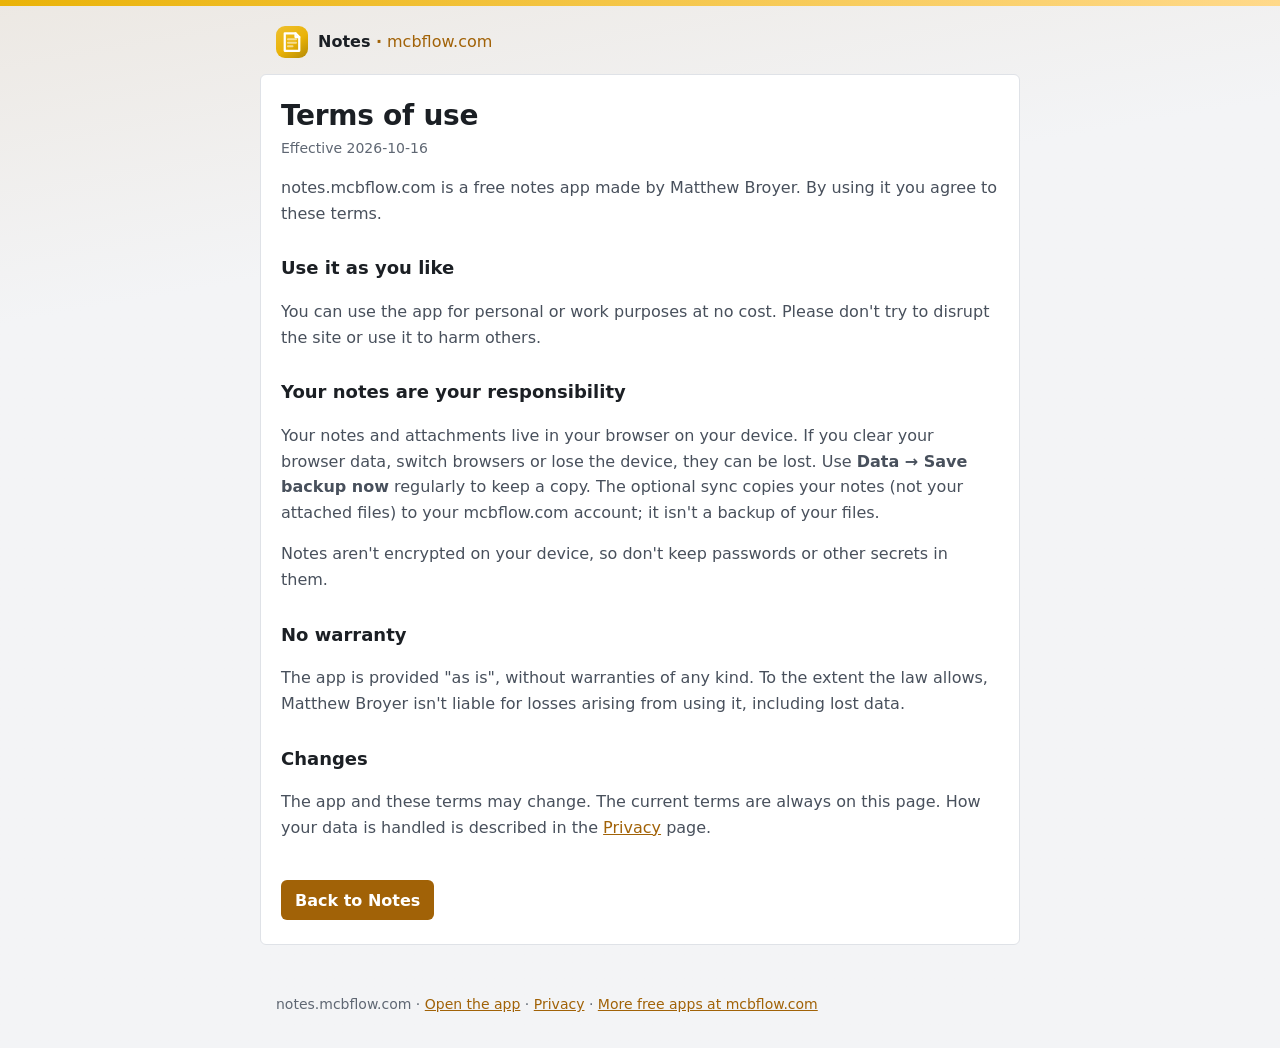
<file: terms.html>
<!doctype html>
<html lang="en" data-mb-app="notes">
<head>
<meta charset="utf-8">
<meta name="viewport" content="width=device-width,initial-scale=1">
<title>Notes | Terms</title>
<meta name="description" content="Terms of use for notes.mcbflow.com, a free notes app that runs in your browser.">
<link rel="canonical" href="https://notes.mcbflow.com/terms.html">
<meta name="theme-color" content="#EAB308">
<link rel="icon" href="favicon.svg" type="image/svg+xml">
<link rel="icon" href="favicon.ico" sizes="any">
<script src="/mb-ui.js"></script><!-- applies the saved Light | Dark choice before first paint -->
<style>
:root{--font:"Segoe UI Variable Text","Segoe UI",system-ui,-apple-system,Roboto,Arial,sans-serif;--bg:#f3f4f6;--surface:#fff;--ink:#1b1f24;--ink-2:#48505c;--muted:#5f6773;--border:#dfe2e7;--accent:#A16207;--accent-hover:#854D0E;--r:6px;--on:#fff}

*{box-sizing:border-box}
body{margin:0;font:16px/1.6 var(--font);color:var(--ink);background:linear-gradient(170deg,color-mix(in srgb,var(--accent) 8%,var(--bg)) 0,var(--bg) 320px) no-repeat,var(--bg)}
.bar{height:6px;background:linear-gradient(90deg,#EAB308,#FFD98A)}
header{max-width:760px;margin:0 auto;padding:20px 16px 0;display:flex;align-items:center;gap:12px}
header a.brand{display:flex;align-items:center;gap:10px;color:var(--ink);text-decoration:none;font-weight:650}
header a.brand img{width:32px;height:32px}
header a.brand .tld{font-style:normal;font-weight:400;color:var(--accent)} header a.brand .sep{margin:0 .32em 0 .34em;color:var(--accent);font-weight:700}
header a.brand:focus-visible,a:focus-visible{outline:2px solid var(--accent);outline-offset:2px;border-radius:4px}
main{max-width:760px;margin:16px auto 48px;padding:24px 20px;background:var(--surface);border:1px solid var(--border);border-radius:var(--r)}
h1{font-size:28px;line-height:1.2;margin:0 0 4px;letter-spacing:-.01em}
h2{font-size:18px;margin:28px 0 6px}
p,li{color:var(--ink-2)} .meta{color:var(--muted);font-size:14px;margin:0 0 16px}
a{color:var(--accent)} a:hover{color:var(--accent-hover)}
code{font-size:.92em;background:color-mix(in srgb,var(--accent) 8%,transparent);padding:1px 5px;border-radius:4px}
.back{display:inline-flex;align-items:center;min-height:40px;padding:0 14px;margin-top:24px;border-radius:var(--r);background:var(--accent);color:var(--on);text-decoration:none;font-weight:600}
.back:hover{background:var(--accent-hover);color:var(--on)}
footer{max-width:760px;margin:0 auto 32px;padding:0 16px;color:var(--muted);font-size:14px}

:root[data-theme="dark"]{--bg:#121417;--surface:#1a1d21;--ink:#e8eaed;--ink-2:#b4bac3;--muted:#99a1ac;--border:#2c3036;--accent:#FACC15;--accent-hover:#FDE047;--on:#111}
</style>
</head>
<body>
<div class="bar"></div>
<header><a class="brand" href="./" aria-label="Notes (notes.mcbflow.com): open the app"><img src="favicon.svg" alt="" width="32" height="32"><b>Notes<i class="tld"><span class="sep" aria-hidden="true">∙</span>mcbflow.com</i></b></a></header>
<main>
<h1>Terms of use</h1>
<p class="meta">Effective 2026-10-16</p>

<p>notes.mcbflow.com is a free notes app made by Matthew Broyer. By using it you agree to these terms.</p>

<h2>Use it as you like</h2>
<p>You can use the app for personal or work purposes at no cost. Please don't try to disrupt the site or use it to harm others.</p>

<h2>Your notes are your responsibility</h2>
<p>Your notes and attachments live in your browser on your device. If you clear your browser data, switch browsers or lose the device, they can be lost. Use <b>Data → Save backup now</b> regularly to keep a copy. The optional sync copies your notes (not your attached files) to your mcbflow.com account; it isn't a backup of your files.</p>
<p>Notes aren't encrypted on your device, so don't keep passwords or other secrets in them.</p>

<h2>No warranty</h2>
<p>The app is provided "as is", without warranties of any kind. To the extent the law allows, Matthew Broyer isn't liable for losses arising from using it, including lost data.</p>

<h2>Changes</h2>
<p>The app and these terms may change. The current terms are always on this page. How your data is handled is described in the <a href="privacy.html">Privacy</a> page.</p>

<a class="back" href="./">Back to Notes</a>
</main>
<footer>notes.mcbflow.com · <a href="./">Open the app</a> · <a href="privacy.html">Privacy</a> · <a href="https://mcbflow.com/">More free apps at mcbflow.com</a></footer>
</body>
</html>
</file>
<file: mb-suite-core.css>
/* =====================================================================
   MB SUITE v1 — shared design tokens ("Microsoft/Google Alternative" Utility)
   Same file in every app. Only the 10 accent lines in the APP ACCENT block change.
   Load order: last <style> in <head> (after the app's own CSS) so it wins.
   ===================================================================== */
:root{
  color-scheme:light;
  /* type */
  --font:"Segoe UI Variable Text","Segoe UI",system-ui,-apple-system,BlinkMacSystemFont,Roboto,"Helvetica Neue",Arial,sans-serif;
  --mono:ui-monospace,"Cascadia Mono",Consolas,"SF Mono",Menlo,monospace;
  --fs-xs:11.5px; --fs-sm:12.5px; --fs:14px; --fs-md:15px; --fs-lg:17px; --fs-h2:22px; --fs-num:26px;
  /* geometry: one radius for panels, one for controls, one for overlays */
  --r:6px; --r-sm:4px; --r-lg:8px;
  --ctl:38px; --ctl-sm:32px;
  --sp-1:4px; --sp-2:8px; --sp-3:12px; --sp-4:16px; --sp-5:20px; --sp-6:24px;
  --ease:120ms ease;
  /* page width: every app's header and content share one container (money.mcbflow.com's) */
  --page-max:1280px; --gutter:16px;
  /* neutrals */
  --bg:#f3f4f6; --surface:#ffffff; --surface-2:#f6f7f9; --surface-3:#eceef2;
  --ink:#1b1f24; --ink-2:#48505c; --muted:#5f6773;
  --border:#dfe2e7; --border-strong:#c6cbd3;
  --hover-band:rgba(20,24,31,.045);
  /* semantic (keep restrained) */
  --good:#16a34a; --good-ink:#0b7a35; --warn:#e5a100; --warn-ink:#8a5a00; --crit:#c9302c; --crit-ink:#b42824; --info:#2563eb;
  /* depth */
  --shadow:0 1px 2px rgba(20,24,31,.06);
  --shadow-pop:0 8px 24px -6px rgba(20,24,31,.22),0 1px 3px rgba(20,24,31,.08);
  --scrim:rgba(10,12,16,.45);
}
:root[data-theme="dark"],:root.dark{
  color-scheme:dark;
  --bg:#16181c; --surface:#1e2126; --surface-2:#25292f; --surface-3:#2d3238;
  --ink:#e9ecf0; --ink-2:#b4bbc5; --muted:#8e97a3;
  --border:#30353c; --border-strong:#434a53;
  --hover-band:rgba(255,255,255,.05);
  --good:#22c55e; --good-ink:#4ade80; --warn:#f0b429; --warn-ink:#f5c95c; --crit:#ff6b6b; --crit-ink:#ff8a8a; --info:#60a5fa;
  --shadow:0 1px 2px rgba(0,0,0,.3);
  --shadow-pop:0 10px 28px -6px rgba(0,0,0,.6),0 0 0 1px rgba(255,255,255,.03);
  --scrim:rgba(0,0,0,.6);
}

/* ---- APP ACCENT (the only per-app block) · notes.mcbflow.com: Marigold ---- */
:root{
  --brand:#EAB308;                 /* logo badge, OG image, theme-color */
  --accent:#A16207; --accent-hover:#854D0E; --accent-ink:#ffffff;
  --accent-soft:color-mix(in srgb,var(--accent) 9%,transparent);
  --accent-line:color-mix(in srgb,var(--accent) 38%,transparent);
}
:root[data-theme="dark"],:root.dark{
  --accent:#FACC15; --accent-hover:#FDE047; --accent-ink:#1F1600;
  --accent-soft:color-mix(in srgb,var(--accent) 13%,transparent);
  --accent-line:color-mix(in srgb,var(--accent) 45%,transparent);
}

/* ---- primitives every app shares ---- */
html{-webkit-text-size-adjust:100%}
body{font-family:var(--font);font-size:var(--fs);line-height:1.45;background:var(--bg);color:var(--ink);font-feature-settings:normal;-webkit-font-smoothing:antialiased}
::selection{background:color-mix(in srgb,var(--accent) 28%,transparent)}
:focus-visible{outline:2px solid var(--accent);outline-offset:1px}
input[type=checkbox],input[type=radio],input[type=range],progress{accent-color:var(--accent)}
.tabular,.num,time{font-variant-numeric:tabular-nums}
@media(prefers-reduced-motion:reduce){*,*::before,*::after{animation-duration:1ms!important;animation-iteration-count:1!important;transition-duration:1ms!important;scroll-behavior:auto!important}}
@media(pointer:coarse),(max-width:700px){:root{--ctl:44px;--ctl-sm:44px}}
.tld{font-style:normal;color:var(--accent)}
</file>
<file: app.css>
/* =====================================================================
   notes.mcbflow.com · app adapter (MB Suite v1 components for this app)
   Loads after mb-suite-core.css. Uses suite tokens only; per-note paper colors are the one exception.
   ===================================================================== */
*,*::before,*::after{box-sizing:border-box}
html,body{margin:0}
body{min-height:100vh}
button,input,select,textarea{font:inherit;color:inherit}
button,a,label,summary{-webkit-tap-highlight-color:transparent}
a{color:var(--accent)}
code,kbd{font-family:var(--mono);font-size:.92em;padding:1px 4px;border-radius:var(--r-sm);background:var(--surface-3)}
kbd{border:1px solid var(--border-strong);background:var(--surface-2)}
[hidden]{display:none!important}
.sr{position:absolute!important;width:1px;height:1px;padding:0;margin:-1px;overflow:hidden;clip:rect(0 0 0 0);white-space:nowrap;border:0}
.skip{position:absolute;left:8px;top:-60px;z-index:100;padding:8px 12px;border-radius:var(--r-sm);background:var(--accent);color:var(--accent-ink);font-weight:600;text-decoration:none}
.skip:focus{top:8px}
.uic{width:18px;height:18px;flex:none;fill:none;stroke:currentColor;stroke-width:2;stroke-linecap:round;stroke-linejoin:round}
.muted{color:var(--ink-2)}
.fine{margin:10px 0 0;font-size:var(--fs-sm);color:var(--muted)}

/* ---- buttons ---- */
.btn{display:inline-flex;align-items:center;justify-content:center;gap:6px;min-height:var(--ctl);padding:0 14px;border-radius:var(--r-sm);
  border:1px solid var(--border-strong);background:var(--surface);color:var(--ink);font:550 13.5px var(--font);cursor:pointer;white-space:nowrap;
  text-decoration:none;transition:background-color var(--ease),border-color var(--ease),color var(--ease)}
.btn:hover{background:var(--surface-2)}
.btn:active{filter:brightness(.94)}
.btn:disabled,.btn[aria-disabled="true"]{background:var(--surface-2);color:var(--muted);border-color:var(--border);cursor:not-allowed;filter:none}
.btn.sm{min-height:var(--ctl-sm);padding:0 10px;font-size:13px}
.btn.primary{background:var(--accent);border-color:var(--accent);color:var(--accent-ink)}
.btn.primary:hover{background:var(--accent-hover);border-color:var(--accent-hover)}
.btn.danger{color:var(--crit-ink);border-color:color-mix(in srgb,var(--crit) 45%,var(--border-strong))}
.btn.danger:hover{background:color-mix(in srgb,var(--crit) 8%,var(--surface))}
.btn.danger.solid{background:var(--crit);border-color:var(--crit);color:#fff}
:root[data-theme="dark"] .btn.danger.solid{color:#1a0505}
.btn.ghost{border-color:transparent;background:none}
.btn.ghost:hover{background:var(--hover-band)}
.btn .uic{width:16px;height:16px}

/* icon button (toolbars, card actions) */
.ib{display:inline-flex;align-items:center;justify-content:center;width:var(--ctl-sm);height:var(--ctl-sm);padding:0;border:0;border-radius:var(--r-sm);
  background:none;color:var(--ink-2);cursor:pointer;transition:background-color var(--ease),color var(--ease);position:relative}
.ib:hover{background:var(--hover-band);color:var(--ink)}
.ib[aria-pressed="true"]{color:var(--accent);background:var(--accent-soft)}
.ib.danger:hover{color:var(--crit-ink)}
.ib .uic{width:18px;height:18px}
label.ib:focus-within{outline:2px solid var(--accent);outline-offset:1px}

/* inputs */
input[type=search],input[type=text],.field{height:var(--ctl);padding:0 10px;border:1px solid var(--border-strong);border-radius:var(--r-sm);background:var(--surface);color:var(--ink);font-size:14px}
input[type=search]:focus,input[type=text]:focus,.field:focus{outline:none;border-color:var(--accent);box-shadow:0 0 0 1px var(--accent)}

/* search box in the page bar */
.searchbox{position:relative;display:flex;align-items:center}
.searchbox .uic{position:absolute;left:9px;width:16px;height:16px;color:var(--muted);pointer-events:none}
.searchbox input{width:min(320px,32vw);height:var(--ctl-sm);padding-left:32px;background:var(--surface-2)}
.searchbox input:focus{background:var(--surface)}

/* Data menu */
.menu-wrap{position:relative}
.menu-wrap>.mb-dm{position:absolute;right:0;top:calc(100% + 6px)}   /* look + phone bottom sheet: mb-suite-topbar.css (.mb-dm) */

/* ---- view header (non-home views) ---- */
.view-head{display:flex;flex-wrap:wrap;align-items:center;gap:4px 12px;margin:0 0 16px}
.view-head h2{margin:0;font-size:var(--fs-h2);font-weight:650;letter-spacing:-.015em}
.view-head .view-sub{margin:0;color:var(--ink-2);font-size:13.5px}
.view-head .view-actions{margin-left:auto;display:flex;gap:8px}
.view-head .view-actions:empty{display:none}
.phone-only{position:absolute!important;width:1px;height:1px;margin:-1px;overflow:hidden;clip:rect(0 0 0 0);white-space:nowrap}
.phone-tools{display:block;max-width:640px;margin:0 auto 14px}
.phone-tools .searchbox input{width:100%;height:var(--ctl);background:var(--surface)}

/* ---- note paper colors (stored as Tailwind-style class names in note data; kept for compatibility) ---- */
.note-c{--note-bg:var(--surface);--note-line:var(--border)}
.note-c.bg-amber-100{--note-bg:#fdf3cd;--note-line:#f1dc8c}
.note-c.bg-emerald-100{--note-bg:#dcf5e8;--note-line:#a9dfc2}
.note-c.bg-sky-100{--note-bg:#e0f0fb;--note-line:#a9d3ef}
.note-c.bg-purple-100{--note-bg:#efe6fb;--note-line:#d2bdf0}
.note-c.bg-rose-100{--note-bg:#fde5e8;--note-line:#f3b8c0}
:root[data-theme="dark"] .note-c.bg-amber-100{--note-bg:color-mix(in srgb,#eab308 17%,var(--surface));--note-line:color-mix(in srgb,#eab308 35%,var(--surface))}
:root[data-theme="dark"] .note-c.bg-emerald-100{--note-bg:color-mix(in srgb,#10b981 15%,var(--surface));--note-line:color-mix(in srgb,#10b981 32%,var(--surface))}
:root[data-theme="dark"] .note-c.bg-sky-100{--note-bg:color-mix(in srgb,#0ea5e9 15%,var(--surface));--note-line:color-mix(in srgb,#0ea5e9 32%,var(--surface))}
:root[data-theme="dark"] .note-c.bg-purple-100{--note-bg:color-mix(in srgb,#a855f7 15%,var(--surface));--note-line:color-mix(in srgb,#a855f7 32%,var(--surface))}
:root[data-theme="dark"] .note-c.bg-rose-100{--note-bg:color-mix(in srgb,#f43f5e 15%,var(--surface));--note-line:color-mix(in srgb,#f43f5e 32%,var(--surface))}

.swatches{display:flex;gap:4px;margin-right:4px}
.sw{position:relative;width:28px;height:28px;padding:0;border:1px solid var(--border-strong);border-radius:var(--r-sm);background:var(--note-bg);cursor:pointer}
.sw[aria-pressed="true"]::after{content:"";position:absolute;left:50%;top:50%;width:11px;height:6px;margin:-5px 0 0 -6px;border:solid var(--ink);border-width:0 0 2px 2px;transform:rotate(-45deg)}
@media(pointer:coarse){.sw{width:32px;height:32px}}

/* ---- capture ---- */
.capture{max-width:640px;margin:0 auto 24px;border:1px solid var(--border-strong);border-radius:var(--r);background:var(--note-bg);box-shadow:var(--shadow);transition:box-shadow var(--ease),border-color var(--ease)}
.capture[data-open="true"]{border-color:var(--accent-line);box-shadow:var(--shadow-pop)}
.cap-body{padding:12px 16px}
.cap-title,.e-title{display:block;width:100%;height:auto;margin:0 0 6px;padding:2px 0;border:0;background:transparent;font-size:15px;font-weight:650;color:var(--ink);outline:none}
.e-title{font-size:18px;margin-bottom:8px}
.cap-title::placeholder,.e-title::placeholder{color:var(--muted)}
.fmt{display:flex;flex-wrap:wrap;align-items:center;gap:2px;margin:0 0 8px;padding:0 0 6px;border-bottom:1px solid var(--note-line)}
.fmt .sep{width:1px;height:18px;margin:0 4px;background:var(--note-line)}
.editor{min-height:24px;outline:none;line-height:1.55;font-size:14.5px;word-break:break-word;overflow-wrap:anywhere;color:var(--ink)}
.capture[data-open="true"] .editor{min-height:72px}
.editor:empty::before{content:attr(data-placeholder);color:var(--muted);pointer-events:none}
.editor ul,.editor ol,.note-text ul,.note-text ol{margin:4px 0;padding-left:22px}
.cap-bar,.dlg-bar{display:flex;align-items:center;gap:8px;flex-wrap:wrap;padding:8px 12px;border-top:1px solid var(--note-line);background:color-mix(in srgb,var(--note-bg) 70%,var(--surface-2))}
.cap-bar{border-radius:0 0 var(--r) var(--r)}
.cap-bar .tools,.dlg-bar .tools{display:flex;align-items:center;flex-wrap:wrap;gap:2px;margin-right:auto}
.hint{font-size:12px;color:var(--muted)}

/* checklist editing */
.cl-edit{margin-top:10px}
.cl-row{display:flex;align-items:center;gap:6px;min-height:36px;border-radius:var(--r-sm)}
.cl-row input[type=checkbox]{width:18px;height:18px;margin:0 4px;flex:none}
.cl-row input[type=text]{flex:1;min-width:0;height:34px;padding:0 6px;border:1px solid transparent;background:transparent;font-size:14px}
.cl-row input[type=text]:focus{border-color:var(--accent);box-shadow:none;background:var(--surface)}
.cl-row.done input[type=text]{text-decoration:line-through;color:var(--muted)}
.cl-row .ib{width:28px;height:28px;opacity:.7}
.cl-row:hover .ib,.cl-row:focus-within .ib{opacity:1}
.cl-add{margin-top:4px;padding:0 8px;min-height:32px;border:0;background:none;color:var(--accent);font-weight:600;font-size:13px;cursor:pointer;border-radius:var(--r-sm)}
.cl-add:hover{background:var(--accent-soft)}

/* attachments */
.atts{display:flex;flex-wrap:wrap;gap:8px;margin-top:10px}
.atts:empty{display:none}
.att{display:inline-flex;align-items:center;gap:8px;max-width:100%;padding:4px 4px 4px 6px;border:1px solid var(--note-line);border-radius:var(--r-sm);background:color-mix(in srgb,var(--surface) 70%,transparent);font-size:12.5px}
.att img{width:40px;height:40px;object-fit:cover;border-radius:3px;display:block}
.att .att-open{display:inline-flex;align-items:center;gap:8px;min-width:0;min-height:40px;padding:0;border:0;background:none;cursor:zoom-in;color:inherit;text-align:left;border-radius:3px}
.att .att-open:focus-visible{outline:2px solid var(--accent);outline-offset:2px}
.att .att-open span{max-width:150px;overflow:hidden;text-overflow:ellipsis;white-space:nowrap}
.att .ib{width:28px;height:28px}
.att.away{border-style:dashed}
.att.away .att-open{cursor:pointer}
.att.away .att-open span{max-width:240px;color:var(--muted)}
.att.away i{font-style:normal}

/* ---- note grid (masonry, newest first) ---- */
.section-label{margin:0 0 8px 2px;font-size:var(--fs-xs);font-weight:650;letter-spacing:.06em;text-transform:uppercase;color:var(--muted)}
.note-group+.note-group{margin-top:24px}
.masonry{column-gap:12px;column-count:1}
@media(min-width:560px){.masonry{column-count:2}}
@media(min-width:1100px){.masonry{column-count:3}}
@media(min-width:1440px){.masonry{column-count:4}}
.card-note{position:relative;break-inside:avoid;margin:0 0 12px;padding:12px 14px 10px;border:1px solid var(--note-line);border-radius:var(--r);background:var(--note-bg);
  box-shadow:var(--shadow);cursor:pointer;transition:box-shadow var(--ease),border-color var(--ease)}
.card-note:hover{box-shadow:var(--shadow-pop)}
.card-note:focus-within{border-color:var(--accent-line)}
.card-note .open{position:absolute;inset:0;z-index:0;width:100%;border:0;border-radius:var(--r);background:none;cursor:pointer}
.card-note .open:focus-visible{outline:2px solid var(--accent);outline-offset:1px}
.card-note>*:not(.open){position:relative;z-index:1;pointer-events:none}
.card-note a,.card-note .nlink,.card-note .acts,.card-note .acts *,.card-note label,.card-note input,.card-note .tagchip,.card-note .more-items,.card-note .done-chip{pointer-events:auto}
.card-note h3{margin:0 0 4px;padding-right:64px;font-size:14.5px;font-weight:650;line-height:1.35;word-break:break-word;overflow-wrap:anywhere}
.card-note .note-text{font-size:13.5px;line-height:1.5;color:var(--ink);word-break:break-word;overflow-wrap:anywhere;max-height:15em;overflow:hidden;
  -webkit-mask-image:linear-gradient(180deg,#000 75%,transparent);mask-image:linear-gradient(180deg,#000 75%,transparent)}
.card-note .note-text.short{-webkit-mask-image:none;mask-image:none}
.card-note .note-text:empty{display:none}
.card-note .acts{position:absolute;top:6px;right:6px;z-index:2;display:flex;gap:1px;padding:2px;border:1px solid var(--border);border-radius:var(--r-sm);background:var(--surface);
  box-shadow:var(--shadow);opacity:0;transition:opacity var(--ease)}
.card-note:hover .acts,.card-note:focus-within .acts{opacity:1}
@media (hover:none){.card-note .acts{opacity:1;background:color-mix(in srgb,var(--surface) 80%,transparent);border-color:transparent;box-shadow:none}}
.card-note .acts .ib{width:30px;height:30px}
.card-note .acts .ib .uic{width:16px;height:16px}
.card-note .pin-on{color:var(--accent)}
.card-note .thumbs{display:flex;flex-wrap:wrap;gap:6px;margin-top:8px}
.card-note .thumbs button{pointer-events:auto;cursor:zoom-in}
.card-note .thumbs .thumb{display:block;padding:0;border:0;border-radius:var(--r-sm);background:none}
.card-note .thumbs .thumb:focus-visible,.card-note .thumbs .att-mini:focus-visible{outline:2px solid var(--accent);outline-offset:2px}
.card-note .thumbs img{display:block;width:56px;height:56px;object-fit:cover;border-radius:var(--r-sm);border:1px solid var(--note-line)}
.card-note .thumbs .att-mini{display:inline-flex;align-items:center;gap:4px;min-height:32px;padding:2px 8px;border:1px solid var(--note-line);border-radius:var(--r-sm);background:color-mix(in srgb,var(--surface) 60%,transparent);color:var(--ink);font-size:11.5px}
.card-note .thumbs .att-mini:hover{border-color:var(--accent-line)}
@media (pointer:coarse){.card-note .thumbs .att-mini{min-height:44px}}
.card-note .thumbs .att-mini .uic{width:14px;height:14px}
.card-note .thumbs .att-mini.away{border-style:dashed;opacity:.7}
.card-note .cl{margin-top:8px;padding-top:6px;border-top:1px solid var(--note-line)}
.card-note .cl-count{display:flex;align-items:center;gap:8px;font-size:11.5px;color:var(--ink-2);margin-bottom:2px}
.card-note .meter{flex:1;height:6px;border-radius:2px;background:color-mix(in srgb,var(--ink) 10%,transparent);overflow:hidden}
.card-note .meter i{display:block;height:100%;background:var(--accent)}
.card-note .cl label{display:flex;align-items:flex-start;gap:8px;min-height:28px;padding:3px 0;font-size:13px;cursor:pointer}
.card-note .cl input{margin:2px 0 0;width:16px;height:16px;flex:none}
.card-note .cl label.done span{text-decoration:line-through;color:var(--ink-2)}
.card-note .more-items{font-size:12px;color:var(--ink-2)}
.card-note .foot{display:flex;flex-wrap:wrap;align-items:center;gap:4px;margin-top:8px}
.card-note .tagchip{display:inline-flex;align-items:center;min-height:22px;padding:0 6px;border:0;border-radius:var(--r-sm);background:color-mix(in srgb,var(--ink) 8%,transparent);
  font-size:11.5px;font-weight:600;color:var(--ink-2);cursor:pointer}
.card-note .tagchip:hover{background:var(--accent-soft);color:var(--accent)}
.card-note time{margin-left:auto;font-size:11.5px;color:var(--ink-2)}
.card-note .done-chip{display:inline-flex;align-items:center;gap:4px;min-height:24px;padding:0 6px;border:1px solid var(--accent-line);border-radius:var(--r-sm);background:var(--surface);
  color:var(--accent);font-size:11.5px;font-weight:600;cursor:pointer}
.card-note .done-chip .uic{width:13px;height:13px}
@media (pointer:coarse){.card-note .cl label{min-height:36px}.card-note .tagchip{min-height:28px}}

/* inline links inside notes */
.nlink,.ulink{padding:0 3px;border-radius:3px;font-weight:550;text-decoration:none;overflow-wrap:anywhere;word-break:break-all}
.nlink{background:var(--accent-soft);color:var(--accent-hover);border:1px solid var(--accent-line);cursor:pointer}
.nlink.missing{opacity:.65;cursor:default}
:root[data-theme="dark"] .nlink{color:var(--accent)}
:root[data-theme="dark"] .ulink{color:color-mix(in srgb,var(--info) 70%,#fff)}
.ulink{color:var(--info);text-decoration:underline;text-underline-offset:2px}

/* ---- editor dialog ---- */
dialog{color:var(--ink)}
.editor-dlg{width:min(640px,calc(100vw - 24px));max-height:calc(100dvh - 32px);padding:0;border:1px solid var(--note-line);border-radius:var(--r-lg);background:var(--note-bg);
  box-shadow:var(--shadow-pop);overflow:hidden;flex-direction:column}
.editor-dlg[open]{display:flex}
.editor-dlg::backdrop,.ask-dlg::backdrop{background:var(--scrim)}
.dlg-body{flex:1;min-height:0;overflow-y:auto;padding:16px 18px 12px}
#e-content{min-height:120px}
.done-row{display:flex;align-items:center;justify-content:space-between;gap:8px;margin-top:10px;padding:6px 8px 6px 10px;border:1px solid var(--accent-line);border-radius:var(--r-sm);background:var(--surface);font-size:13px;font-weight:600;color:var(--accent)}
.done-row span{display:inline-flex;align-items:center;gap:6px}
.backlinks{margin-top:14px;padding-top:10px;border-top:1px solid var(--note-line)}
.backlinks .label{margin:0 0 6px;font-size:var(--fs-xs);font-weight:650;letter-spacing:.06em;text-transform:uppercase;color:var(--muted)}
#backlinks-list{display:flex;flex-wrap:wrap;gap:6px}
.e-meta{margin:12px 0 0;font-size:11.5px;color:var(--muted)}
@media (max-width:600px){
  .editor-dlg{width:100vw;max-width:100vw;height:100dvh;max-height:100dvh;margin:0;border-radius:0;border:0}
  .dlg-bar{padding-bottom:calc(8px + env(safe-area-inset-bottom))}
}

/* confirm dialog */
.ask-dlg{width:min(420px,calc(100vw - 24px));padding:0;border:1px solid var(--border);border-radius:var(--r-lg);background:var(--surface);box-shadow:var(--shadow-pop)}
.ask-dlg form{padding:18px 18px 16px}
.ask-dlg h3{margin:0 0 6px;font-size:16px;font-weight:650}
.ask-dlg p{margin:0;color:var(--ink-2);white-space:pre-line}
.ask-btns{display:flex;justify-content:flex-end;flex-wrap:wrap;gap:8px;margin-top:18px}

/* ---- settings (layout + look: .mb-set in mb-suite-topbar.css; these are Notes' own pieces inside it) ---- */
.mb-set-card.mb-set-dm{padding:8px 16px}
.mb-set-sub{margin:0 0 6px;font-size:14px;font-weight:600}
.mb-set .btn.sm{min-height:36px}
.row-actions{display:flex;flex-wrap:wrap;gap:8px}
.steps{margin:4px 0 10px;padding-left:20px;color:var(--ink-2);font-size:13.5px}
.steps li{margin:3px 0}
.check{display:flex;align-items:center;gap:8px;min-height:44px;font-size:13.5px}
.result{margin-top:12px;padding:10px 12px;border:1px solid var(--border);border-left:3px solid var(--good);border-radius:var(--r-sm);background:var(--surface-2);font-size:13px}
.result.warn{border-left-color:var(--warn)}
.result ul{margin:6px 0 0;padding-left:18px}
.mb-about .mb-about-links button{font:inherit}

/* welcome: the look buttons put icon + label on one line */
.mbw-look > span:last-child{display:inline-flex;align-items:center;gap:6px}
.mbw-look .uic{width:16px;height:16px}
.mbw .uic{fill:none;stroke:currentColor;stroke-width:1.9}

/* ---- phones ---- */
@media (max-width:767px){
  .phone-only{position:static!important;width:auto;height:auto;margin:0 0 4px;overflow:visible;clip:auto;white-space:normal}
  .chiprow{display:flex;gap:6px;overflow-x:auto;margin-top:8px;padding-bottom:2px;scrollbar-width:none}
  .chiprow:empty{display:none}
  .chiprow::-webkit-scrollbar{display:none}
  .chip-f{flex:none;display:inline-flex;align-items:center;gap:4px;min-height:36px;padding:0 12px;border:1px solid var(--border-strong);border-radius:var(--r-sm);background:var(--surface);font-size:13px;font-weight:550;cursor:pointer}
  .chip-f[aria-pressed="true"]{background:var(--accent);border-color:var(--accent);color:var(--accent-ink)}
  .view-head .view-actions{margin-left:0;width:100%}
  .capture{margin-bottom:16px}
  .cap-bar .hint{display:none}
  .cap-bar>.btn,.dlg-bar>.btn{margin-left:auto}
}
@media print{.capture,.acts,.page-bar,.mbu-toast,#empty .mbu-b{display:none!important}.card-note{break-inside:avoid;box-shadow:none}}
.note-text img,.editor img{max-width:100%;height:auto;border-radius:var(--r-sm)}
</file>
<file: mb-suite-cutouts.css>
/* =====================================================================
   MB SUITE v2 · PAPER CUTOUTS surface layer
   Additive and accent-driven. Load LAST in <head>: after mb-suite-core.css,
   mb-suite-appbar.css and the app's adapter. Never edit core to get this look.
   Changes SURFACE only: gradients, page wash, cutout art. Geometry (6/4/8px),
   layout, density, type, components, motion and behavior stay MB Suite v1.
   Per-app tweaks go in adapters/<app>-cutouts.css, not here.
   ===================================================================== */

/* ---- art + gradient tokens (all derived from --accent; no per-app hex) ---- */
:root{
  --cut-deep:var(--accent);
  --cut-mid:color-mix(in srgb,var(--accent) 52%,#fff);
  --cut-soft:color-mix(in srgb,var(--accent) 24%,#fff);
  --cut-near:color-mix(in srgb,var(--accent) 62%,#0aa6b8);      /* neighbor hue; upgraded below where supported */
  --cut-butter:#FFD98A;
  --cut-blush:#F7B8A8;
  --wash-top:color-mix(in srgb,var(--accent) 7%,#fff);
  --wash-mid:color-mix(in srgb,var(--accent) 4%,var(--bg));
  --g-line:linear-gradient(90deg,var(--accent),var(--cut-mid) 55%,var(--cut-butter));
  --g-underline:linear-gradient(90deg,var(--accent),var(--cut-mid));
  --g-pri:linear-gradient(135deg,var(--accent),var(--accent-hover));
  --g-bar:linear-gradient(90deg,var(--accent),var(--cut-mid));
  --g-tile:linear-gradient(135deg,color-mix(in srgb,var(--accent) 11%,var(--surface)),var(--surface) 65%);
}
@supports (color:oklch(from red l c h)){
  :root{--cut-near:oklch(from var(--accent) calc(l + .04) c calc(h + 34))}
}
:root[data-theme="dark"],:root.dark{
  --cut-mid:color-mix(in srgb,var(--accent) 60%,var(--surface));
  --cut-soft:color-mix(in srgb,var(--accent) 30%,var(--surface));
  --cut-near:color-mix(in srgb,var(--accent) 62%,#0aa6b8);
  --cut-butter:#D9B363;
  --cut-blush:#C98C80;
  --wash-top:color-mix(in srgb,var(--accent) 16%,var(--bg));
  --wash-mid:color-mix(in srgb,var(--accent) 7%,var(--bg));
}
@supports (color:oklch(from red l c h)){
  :root[data-theme="dark"],:root.dark{--cut-near:oklch(from var(--accent) calc(l - .06) c calc(h + 34))}
}

/* ---- page wash: accent-derived, fades into the neutral page by ~680px ---- */
html{min-height:100%;background:linear-gradient(180deg,var(--wash-top) 0,var(--wash-mid) 420px,var(--bg) 680px) 0 0/100% 680px no-repeat,var(--bg)}  /* v3 fix: fixed 680px size + min-height so short pages don't show a seam */
body{background:none}

/* ---- app bar: gradient accent line + gradient underline on the current tab ---- */
.top,.app-bar{box-shadow:var(--shadow)!important}
.top::before,.app-bar::before{content:"";position:absolute;left:0;right:0;top:0;height:3px;background:var(--g-line);pointer-events:none;z-index:1}
.tabs button[aria-current="page"],nav.tabs button[aria-current="page"],
:root[data-theme="dark"] nav.tabs button[aria-current="page"]{box-shadow:none!important;background:var(--g-underline) bottom/100% 2px no-repeat!important}
.bnav button[aria-current="page"]{box-shadow:none!important;background:var(--g-underline) top/100% 2px no-repeat!important}

/* ---- gradient is allowed ONLY here (everything else stays flat v1) ----
   primary buttons, progress/bar fills, the hero stat tile, the banner, the page wash, the accent line.
   Map the app's own selectors in adapters/<app>-cutouts.css; these are the common ones. */
:is(.btn.primary,.btn.pri,.btn-primary,button.primary,.primary-btn){background:var(--g-pri)!important;border-color:transparent!important;color:var(--accent-ink)!important}
.cu-hero{background:var(--g-tile)}
.cu-bar{background:var(--g-bar)!important}                 /* use on the fill element of a progress/bar */

/* ---- banner ---- */
.cu-banner{position:relative;overflow:hidden;min-height:128px;margin:0 0 var(--sp-4);padding:22px 24px;border-radius:var(--r-lg);
  border:1px solid color-mix(in srgb,var(--accent) 16%,transparent);box-shadow:var(--shadow);
  background:linear-gradient(105deg,color-mix(in srgb,var(--accent) 3%,var(--surface)) 0%,color-mix(in srgb,var(--accent) 9%,var(--surface)) 60%,
    color-mix(in srgb,var(--cut-butter) 22%,color-mix(in srgb,var(--accent) 5%,var(--surface))) 100%)}
.cu-banner.slim{min-height:72px;padding:16px 24px}
.cu-banner .cu-txt{position:relative;z-index:1}
.cu-banner.slim .cu-art:not(.at-bottom):not(.at-top){max-width:58%}
.cu-banner .cu-t{margin:0;font-size:var(--fs-h2);font-weight:650;letter-spacing:-.015em;color:var(--ink)}
.cu-banner .cu-s{margin:4px 0 0;font-size:13.5px;color:var(--ink-2)}

/* ---- art: roles (never hardcode hexes; recolor by role class or palette class) ---- */
.cu-art{position:absolute;right:0;top:0;height:100%;width:auto;max-width:75%;pointer-events:none}
.cu-art .d{fill:var(--cu-d,var(--cut-deep))}
.cu-art .m{fill:var(--cu-m,var(--cut-mid))}
.cu-art .s{fill:var(--cu-s,var(--cut-soft))}
.cu-art .n{fill:var(--cu-n,var(--cut-near))}
.cu-art .b{fill:var(--cu-b,var(--cut-butter))}
.cu-art .r{fill:var(--cu-r,var(--cut-blush))}
.cu-art .sd{fill:none;stroke:var(--cu-d,var(--cut-deep));stroke-width:3;stroke-linecap:round;stroke-linejoin:round}
.cu-art .sm{fill:none;stroke:var(--cu-m,var(--cut-mid));stroke-width:3;stroke-linecap:round;stroke-linejoin:round}

/* ---- palettes: put on the svg or any ancestor ---- */
.cu-p-mono{--cu-n:color-mix(in srgb,var(--accent) 78%,#000);--cu-b:color-mix(in srgb,var(--accent) 14%,var(--surface));--cu-r:color-mix(in srgb,var(--accent) 38%,var(--surface))}
.cu-p-soft{--cu-d:var(--cut-mid);--cu-m:var(--cut-soft);--cu-s:color-mix(in srgb,var(--accent) 12%,var(--surface));
  --cu-n:color-mix(in srgb,var(--cut-near) 45%,var(--surface));--cu-b:color-mix(in srgb,var(--cut-butter) 70%,var(--surface));--cu-r:color-mix(in srgb,var(--cut-blush) 70%,var(--surface))}
.cu-p-bold{--cu-d:var(--accent-hover);--cu-m:var(--accent);--cu-s:var(--cut-mid)}

/* ---- placement / size / modifiers (all optional; size with --cu-w or height) ---- */
.cu-art.at-right{right:0;left:auto;top:0}
.cu-art.at-left{left:0;right:auto;top:0}
.cu-art.at-top{left:0;right:0;top:0;width:100%;height:auto;max-width:none}
.cu-art.at-bottom{left:0;right:0;top:auto;bottom:0;width:100%;height:auto;max-width:none}
.cu-art.at-corner{top:0;right:0;height:auto;width:var(--cu-w,220px);max-width:none}
.cu-art.at-corner-bl{top:auto;right:auto;bottom:0;left:0;height:auto;width:var(--cu-w,220px);max-width:none}
.cu-art.inline{position:relative;display:block;right:auto;top:auto;margin:0 auto;width:var(--cu-w,100%);max-width:100%;height:auto}
.cu-art.mirror{transform:scaleX(-1)}
.cu-art.flip{transform:scaleY(-1)}
.cu-art.fade{opacity:.35}
.cu-art.xs{--cu-w:64px}.cu-art.sm{--cu-w:120px}.cu-art.md{--cu-w:220px}.cu-art.lg{--cu-w:340px}
:root[data-theme="dark"] .cu-art,:root.dark .cu-art{opacity:.85}
:root[data-theme="dark"] .cu-art.fade,:root.dark .cu-art.fade{opacity:.3}

/* ---- phones + print ---- */
@media(max-width:600px){
  .cu-banner{padding:18px 16px;min-height:104px}
  .cu-banner .cu-art:not(.at-bottom):not(.at-top){max-width:46%}
}
@media print{html{background:#fff}.cu-banner,.cu-art{display:none}}
</file>
<file: mb-suite-sidebar.css>
/* =====================================================================
   MB SUITE v3 · LEFT SIDEBAR NAVIGATION  (replaces mb-suite-appbar.css)
   Load order: mb-suite-core.css → app adapter → mb-suite-cutouts.css (v2) → this file → <app>-v3.css
   Needs v1 tokens (--surface, --border, --accent, --r-sm, --page-max, --gutter …) and, if present,
   v2's --g-line / --cut-mid for the gradient accents (falls back to flat accent without v2).

   Markup (see v3-updates/demo/index.html for a working page):
   <body class="mb-shell">
     <aside class="mb-side" aria-label="App">
       <a class="brand" href="./" aria-label="name.mcbflow.com: go to Home"> .logo + .bt(b + span) </a>
       <nav class="side-nav" aria-label="Sections"> <button aria-current="page"><svg class="uic"/><span>Home</span></button> … </nav>
       <nav class="side-nav side-end" aria-label="More"> Settings / Help items (optional) </nav>
     </aside>
     <div class="mb-main">
       <header class="page-bar">
         <a class="brand phone-brand" href="./" …>  (same brand block; shown on phones only)
         <h1 class="page-title">Home</h1>
         <div class="actions"> search · status chip · Data · theme switch · primary action </div>
       </header>
       <main class="wrap"> … </main>
     </div>
     <nav class="bnav" aria-label="Sections"> phone bottom bar (max 5 items, rest in a More sheet) </nav>
   </body>

   Breakpoints (identical in every app):
     ≥1024px  sidebar 240px with labels
     768–1023 rail 76px: icon over a short label, logo only
     <768     no sidebar; page-bar becomes the top bar with the brand; docked bottom bar
   ===================================================================== */
:root{
  --side-w:240px; --rail-w:76px; --bar-h:56px;
  --g-rail:linear-gradient(180deg,var(--accent),var(--cut-mid,var(--accent)));
}

/* family accent line across the whole window (sidebar included) */
.mb-shell::before{content:"";position:fixed;left:0;right:0;top:0;height:3px;background:var(--g-line,var(--accent));z-index:60;pointer-events:none}

/* ---- sidebar ---- */
.mb-side{position:fixed;top:0;bottom:0;left:0;width:var(--side-w);z-index:40;display:flex;flex-direction:column;gap:2px;
  padding:15px 0 12px;background:var(--surface);border-right:1px solid var(--border);overflow-y:auto;overscroll-behavior:contain;scrollbar-width:thin}
.mb-side .brand{margin:0 8px 12px;padding:6px 8px}
.side-nav{display:flex;flex-direction:column;gap:2px;padding:0 8px}
.side-nav.side-end{margin-top:auto;padding-top:8px;border-top:1px solid var(--border)}
.side-label{margin:14px 20px 4px;font-size:var(--fs-xs,11.5px);font-weight:650;letter-spacing:.06em;text-transform:uppercase;color:var(--muted)}
.side-nav button,.side-nav a{position:relative;display:flex;align-items:center;gap:10px;width:100%;min-height:40px;padding:0 12px;border:0;border-radius:var(--r-sm);
  background:none;font:500 14px var(--font);color:var(--ink-2);text-align:left;text-decoration:none;cursor:pointer;
  transition:background-color var(--ease),color var(--ease)}
.side-nav .uic,.side-nav svg{flex:none;width:18px;height:18px;opacity:.75}
.side-nav button:hover,.side-nav a:hover{background:var(--surface-2);color:var(--ink)}
.side-nav [aria-current="page"],.side-nav [aria-current="page"]:hover{color:var(--accent);font-weight:600;
  background:var(--g-rail) left center/3px 60% no-repeat,var(--accent-soft)}
.side-nav [aria-current="page"] svg{opacity:1}
.side-nav button:focus-visible,.side-nav a:focus-visible{outline:2px solid var(--accent);outline-offset:-2px}
.side-nav .count{margin-left:auto;font-size:12px;font-weight:600;color:var(--muted);font-variant-numeric:tabular-nums}
.side-nav .dot{position:absolute;left:24px;top:8px;width:8px;height:8px;border-radius:2px;background:var(--warn)}

/* ---- the brand block: ALWAYS a link to the home / start view ---- */
a.brand{display:flex;align-items:center;gap:9px;min-width:0;border-radius:var(--r-sm);color:inherit;text-decoration:none;transition:background-color var(--ease)}
a.brand:hover{background:var(--surface-2)}
a.brand:focus-visible{outline:2px solid var(--accent);outline-offset:2px}
.brand .logo,.brand .logo svg{display:block;flex:none;width:28px;height:28px;border-radius:var(--r)}
.brand .bt{display:flex;flex-direction:column;min-width:0;line-height:1.15}
.brand b{font-size:14.5px;font-weight:650;letter-spacing:-.005em;color:var(--ink);white-space:nowrap;overflow:hidden;text-overflow:ellipsis}
.brand .bt span{font-size:11px;color:var(--muted);letter-spacing:.01em;white-space:nowrap}

/* ---- main column + page bar ---- */
.mb-main{margin-left:var(--side-w);min-width:0}
.page-bar{position:sticky;top:0;z-index:30;display:flex;align-items:center;gap:12px;min-height:var(--bar-h);
  padding:3px max(var(--gutter),calc((100% - var(--page-max)) / 2 + var(--gutter))) 0;
  background:color-mix(in srgb,var(--surface) 96%,transparent);border-bottom:1px solid var(--border);box-shadow:var(--shadow)}
.page-bar .phone-brand{display:none}
.page-title{margin:0;font-size:18px;font-weight:650;letter-spacing:-.01em;white-space:nowrap;overflow:hidden;text-overflow:ellipsis}
.page-bar .actions{margin-left:auto;display:flex;align-items:center;gap:6px}
.page-bar .actions>*{min-height:var(--ctl-sm)}
.mb-main>.wrap{max-width:var(--page-max);margin:0 auto;padding:20px max(var(--gutter),env(safe-area-inset-right)) 48px max(var(--gutter),env(safe-area-inset-left))}

/* ---- phone bottom bar (hidden until <768px) ---- */
.bnav{display:none}

/* ---- tablet: compact rail ---- */
@media (max-width:1023px){
  .mb-side{width:var(--rail-w);padding-top:12px}
  .mb-side .brand{justify-content:center;margin:0 10px 10px;padding:8px 0}
  .mb-side .brand .bt,.side-label,.side-nav .count{display:none}
  .side-nav{padding:0 6px}
  .side-nav button,.side-nav a{flex-direction:column;justify-content:center;gap:3px;min-height:56px;padding:6px 2px;font-size:10.5px;text-align:center;line-height:1.15}
  .side-nav [aria-current="page"],.side-nav [aria-current="page"]:hover{background:var(--g-rail) left center/3px 50% no-repeat,var(--accent-soft)}
  .side-nav .dot{left:auto;right:12px}
  .mb-main{margin-left:var(--rail-w)}
}
/* ---- phones: top bar with the brand + docked bottom bar ---- */
@media (max-width:767px){
  .mb-side{display:none}
  .mb-main{margin-left:0}
  .page-bar{padding:3px max(12px,env(safe-area-inset-right)) 0 max(12px,env(safe-area-inset-left));gap:8px}
  .page-bar .phone-brand{display:flex;margin-left:-3px;padding:3px 6px 3px 3px}
  .page-bar .page-title{display:none}               /* the view's own h2 / banner names the page on phones */
  .page-bar .actions .hide-phone{display:none}
  .bnav{display:grid;grid-auto-flow:column;grid-auto-columns:1fr;position:fixed;left:0;right:0;bottom:0;z-index:40;
    padding:0 env(safe-area-inset-right) env(safe-area-inset-bottom) env(safe-area-inset-left);background:var(--surface);border-top:1px solid var(--border-strong)}
  .bnav button,.bnav a{display:flex;flex-direction:column;align-items:center;justify-content:center;gap:3px;min-height:56px;border:0;border-radius:0;background:none;
    font:500 11px var(--font);color:var(--ink-2);text-decoration:none}
  .bnav svg{width:20px;height:20px}
  .bnav [aria-current="page"]{color:var(--accent);font-weight:600;background:var(--g-underline,linear-gradient(var(--accent),var(--accent))) top/100% 2px no-repeat}
  body.mb-shell{padding-bottom:calc(56px + env(safe-area-inset-bottom))}
}
@media (max-width:420px){.page-bar .phone-brand .bt span{display:none}}
@media print{.mb-side,.bnav,.page-bar .actions,.mb-shell::before{display:none!important}.mb-main{margin-left:0}}
</file>
<file: mb-suite-v3.css>
/* =====================================================================
   MB SUITE v3 · components: install card (Settings/More) and the share dialog.
   Load after mb-suite-sidebar.css. Uses v1 tokens only; v2 gradients are picked up where present.
   ===================================================================== */
/* ---- install card ---- */
.mb-install{display:flex;align-items:center;gap:12px;padding:12px 14px;border:1px solid var(--border);border-left:3px solid var(--accent);
  border-radius:var(--r);background:var(--surface)}
.mb-install>.uic{flex:none;width:22px;height:22px;color:var(--accent)}
.mb-install>div{flex:1;min-width:0}
.mb-install b{display:block;font-size:14px;font-weight:600;color:var(--ink)}
.mb-install p{margin:2px 0 0;font-size:12.5px;color:var(--ink-2)}
.mb-install p b{display:inline;font-size:inherit}
.mb-install .btn{flex:none}
.mb-install.is-done{border-left-color:var(--good)}
.mb-install.is-done>.uic{color:var(--good-ink)}
@media (max-width:520px){.mb-install{flex-wrap:wrap}.mb-install .btn{width:100%}}
/* ---- about card (bottom of Settings/More, below the Install card · SUITE-STANDARDS §1 · kit v3.1) ---- */
.mb-about{display:flex;align-items:flex-start;gap:12px;padding:12px 14px;margin-top:12px;border:1px solid var(--border);border-left:3px solid var(--accent);
  border-radius:var(--r);background:var(--surface)}
.mb-about>.uic{flex:none;width:22px;height:22px;color:var(--accent)}
.mb-about>div{flex:1;min-width:0}
.mb-about b{display:block;font-size:14px;font-weight:600;color:var(--ink)}
.mb-about p{margin:2px 0 0;font-size:12.5px;color:var(--ink-2)}
.mb-about .mb-about-links{display:flex;flex-wrap:wrap;gap:0 14px;margin-top:4px}
.mb-about .mb-about-links a,.mb-about .mb-about-links button{display:inline-flex;align-items:center;min-height:28px;padding:0;border:0;background:none;
  font:inherit;color:var(--accent);text-decoration:underline;text-underline-offset:2px;cursor:pointer}
.mb-about .mb-about-links a:hover,.mb-about .mb-about-links button:hover{color:var(--accent-hover)}
.mb-about .mb-about-copy{margin-top:4px;color:var(--muted,var(--ink-2))}

/* ---- share button (put it where the milestone is shown) ---- */
.mb-share-btn .uic{width:16px;height:16px}

/* ---- share dialog ---- */
dialog.mb-share{width:min(460px,calc(100vw - 24px));max-height:calc(100dvh - 24px);padding:0;border:1px solid var(--border);border-radius:var(--r-lg);
  background:var(--surface);color:var(--ink);box-shadow:var(--shadow-pop);overflow:auto}
dialog.mb-share::backdrop{background:var(--scrim)}
.mb-share .ms-head{display:flex;align-items:center;justify-content:space-between;gap:8px;padding:12px 16px;border-bottom:1px solid var(--border)}
.mb-share h3{margin:0;font-size:16px;font-weight:650}
.mb-share .ms-prev{position:relative;margin:16px 16px 0;aspect-ratio:1;border:1px solid var(--border);border-radius:var(--r);overflow:hidden;background:var(--surface-2)}
.mb-share .ms-prev img{display:block;width:100%;height:100%}
.mb-share .ms-wait{position:absolute;inset:0;display:grid;place-items:center;margin:0;color:var(--muted);font-size:13px}
.mb-share .ms-opts{display:flex;flex-wrap:wrap;gap:4px 16px;padding:12px 16px 0}
.mb-share .ms-opts:empty{display:none}
.mb-share .ms-opt{display:inline-flex;align-items:center;gap:8px;min-height:36px;font-size:13.5px}
.mb-share .ms-note{margin:10px 16px 0;font-size:12px;color:var(--muted)}
.mb-share .ms-btns{display:flex;justify-content:flex-end;gap:8px;padding:14px 16px 16px;margin-top:12px;border-top:1px solid var(--border)}
@media (max-width:520px){.mb-share .ms-btns .btn{flex:1}}
.mb-share [hidden],[data-mb-install][hidden]{display:none!important}
/* v2 banner on phones: keep the text column clear of the art */
@media (max-width:600px){:where(.cu-banner) .cu-txt{max-width:54%}}   /* same as the v2 adapters; low specificity so an adapter can override */
</file>
<file: app-v3.css>
/* =====================================================================
   notes.mcbflow.com · MB Suite v2 cutouts + v3 adapter. Loads last.
   Banner NA-06 Hills (no obvious nature motif for notes) · empty states NA-16 Seed Pair · share card NA-06.
   ===================================================================== */
/* Marigold: the UI accent (#A16207) is a deep ochre for contrast; the art reads better from the brighter
   brand yellow, so the art roles derive from --brand here (still no hard-coded hex). */
:root{
  --cut-deep:color-mix(in srgb,var(--brand) 82%,var(--accent));
  --cut-mid:color-mix(in srgb,var(--brand) 55%,#fff);
  --cut-soft:color-mix(in srgb,var(--brand) 26%,#fff);
  --wash-top:color-mix(in srgb,var(--brand) 9%,#fff);
  --wash-mid:color-mix(in srgb,var(--brand) 4%,var(--bg));
}
:root[data-theme="dark"]{
  --cut-deep:var(--accent);
  --cut-mid:color-mix(in srgb,var(--accent) 60%,var(--surface));
  --cut-soft:color-mix(in srgb,var(--accent) 30%,var(--surface));
  --wash-top:color-mix(in srgb,var(--accent) 10%,var(--bg));
  --wash-mid:color-mix(in srgb,var(--accent) 4%,var(--bg));
}

/* gradient surfaces mapped to this app's selectors (v2 §3) */
.card-note .meter i{background:var(--g-bar)}

/* page bar: title names the view on desktop/tablet, so the in-page heading only shows on phones */
/* kept for screen readers and the heading outline, hidden visually where the page bar already shows it */
.view-head h2{position:absolute;width:1px;height:1px;margin:-1px;overflow:hidden;clip:rect(0 0 0 0);white-space:nowrap}
@media (max-width:767px){
  .view-head h2{position:static;width:auto;height:auto;margin:0;overflow:visible;clip:auto;white-space:normal}
  .page-bar .page-title{display:block;position:absolute;width:1px;height:1px;margin:-1px;overflow:hidden;clip:rect(0 0 0 0)}
  .cu-banner{margin-bottom:12px}
}
.cu-banner{max-width:none}
.page-bar .actions{flex-wrap:nowrap}
/* v1.2 · standard top bar (mb-suite-topbar.css loads after this): app-only bits */
.page-bar .actions .menu-wrap{display:flex}
.side-tags{max-height:40vh;overflow-y:auto}
.side-tags button{min-height:34px;font-size:13.5px}
.side-tags .hash{width:18px;text-align:center;font-weight:650;opacity:.7}
@media (max-width:1023px){
  .side-label,.side-tags{display:none}
  /* the rail has no room for tags, so tablets get the same filter chips as phones */
  .chiprow{display:flex;gap:6px;overflow-x:auto;padding-bottom:2px;scrollbar-width:none}
  .chiprow:empty{display:none}
  .chip-f{flex:none;display:inline-flex;align-items:center;gap:4px;min-height:36px;padding:0 12px;border:1px solid var(--border-strong);border-radius:var(--r-sm);background:var(--surface);font-size:13px;font-weight:550;cursor:pointer}
  .chip-f[aria-pressed="true"]{background:var(--accent);border-color:var(--accent);color:var(--accent-ink)}
}
@media (max-width:767px){.chiprow{margin-top:8px}}
/* v1.5 · nav icons use the suite's 1.8 outline stroke (SUITE nav icons) */
.side-nav .uic,.bnav .uic{stroke-width:1.8}
/* v1.6 · phone bottom bar: Notes · Checklists · [Add] · Archive · More. The center Add replaces the top bar's
   "New note" on phones; Settings, Pinned, Trash, Help and What's new live in the More sheet (MBUI.sheet, v1.7). */
@media (max-width:767px){.page-bar .actions .tb-primary[data-action="new"]{display:none}}
/* v1.6 · long titles, tags and unbroken words wrap instead of widening the phone layout */
.card-note .cl label>span{min-width:0;overflow-wrap:anywhere}
.card-note .tagchip{min-width:0;max-width:100%;overflow-wrap:anywhere;text-align:left}
.chip-f{max-width:min(260px,72vw);overflow-wrap:anywhere;text-align:left}
.side-tags button>span:not(.hash){min-width:0;overflow:hidden;text-overflow:ellipsis;white-space:nowrap}
.view-head h2,.view-head .view-sub,.page-bar .page-title{overflow-wrap:anywhere}
.page-bar .page-title{min-width:0}
/* v1.7 · the list filter sits above the notes at every width; filter chips only where the sidebar has no tag list */
@media (min-width:1024px){.chiprow{display:none}}
.view-head .set-intro{flex-basis:100%}
.inst-line{display:block;font-size:14px;color:var(--ink)}
.mbw-choices.two{grid-template-columns:1fr 1fr}
@media (max-width:420px){.mbw-choices.two{grid-template-columns:1fr}}
#sampleNote:empty{display:none}
/* v1.7 · Help page: intro · Getting started · FAQ groups (<details>) · Install the app · Your data & privacy */
.help{display:flex;flex-direction:column;gap:22px;max-width:780px;padding-bottom:8px}
.help-sec{display:flex;flex-direction:column;gap:8px}
.help-steps{margin:0;padding:14px 16px 14px 36px;border:1px solid var(--border);border-radius:var(--r);background:var(--surface);color:var(--ink-2);font-size:14px;line-height:1.55}
.help-steps li+li{margin-top:6px}
.help-card{border:1px solid var(--border);border-radius:var(--r);background:var(--surface)}
.help-card details+details{border-top:1px solid var(--border)}
.help-card summary{display:flex;align-items:center;gap:10px;min-height:48px;padding:6px 16px;font-weight:600;font-size:14px;cursor:pointer;list-style:none}
.help-card summary::-webkit-details-marker{display:none}
.help-card summary::after{content:"";flex:none;margin-left:auto;width:8px;height:8px;border-right:2px solid var(--muted);border-bottom:2px solid var(--muted);transform:rotate(45deg) translate(-2px,-2px);transition:transform var(--ease)}
.help-card details[open] summary::after{transform:rotate(225deg) translate(-2px,-2px)}
.help-card summary:hover{background:var(--hover-band)}
.help-card summary:focus-visible{outline:2px solid var(--accent);outline-offset:-2px}
.help-card details p{margin:0;padding:0 16px 14px;color:var(--ink-2);font-size:14px;line-height:1.6;overflow-wrap:anywhere}
.help-more{margin:2px 2px 0;font-size:13.5px;color:var(--ink-2)}
#helpView .mb-foot{margin-top:28px}
</file>
<file: mb-suite-topbar.css>
/* =====================================================================
   mb-suite-topbar.css v3.5.0  ·  2026-10-17  ·  SHARED FILE: copy into every app UNCHANGED, load LAST
   (after every other stylesheet / <style> block). Apps whose CSP has no style-src 'self' inline it as the
   last <style> block, byte-for-byte. If you edit it, raise the version on this line and in
   "SHARED FILES/SHARED-FILES-VERSIONS.md", then copy it into every app.

   v3.5.0 (2026-10-17, later) adds:
     · keyboard-shortcut hints (<kbd>) hidden on touch-only devices (the Data menu showed Ctrl+S on phones)
     · Settings page column: left-aligned, max 780px, in every app (.mb-set)
   v3.4.0 (2026-10-17) adds:
     · welcome banner (.cu-banner) one height everywhere: 128px desktop, 148px phones; greeting 1 line, title and
       subtitle up to 2 lines each; the art fades in from the left instead of ending in a hard edge, and on phones it
       spans the banner (showing the whole picture) and fades out under the text
     · .bnav .bn-add  center "Add" button in the phone bottom bar (icon only, aria-label "Add …")
     · .mb-pair buttons center their icon + label
     · Settings row labels (.mb-set-l) wrap long names instead of widening the page
   v3.3.0 (2026-10-16) adds, on top of the v3.2.2 top bar:
     · every bar control is one height: the theme switch fills the bar height (36px desktop, 42px phones;
       it was a 28px pill next to 36/42px buttons), the account button is a normal .tb
     · .tb-acct     account button (mb-sync.js 1.1 sync.button) — "Sign in" or avatar + sync dot
     · wordmark     <b>Money<i class="tld"><span class="sep" aria-hidden="true">∙</span>mcbflow.com</i></b>
                    desktop "Money ∙ mcbflow.com", phones "Money"
     · .mbw-*       welcome / first-run screen (one look in every app)
     · .mb-dm-*     Data menu items with a one-line description, section labels, status, Clear all data
     · .mb-set-*    Settings page (Appearance → Account & sync → app settings → Backup & data → Install → About)
     · .mb-foot     one-line page footer
     · .mb-greet    "Good morning, Matthew" line on the start view (text from mb-sync.js sync.greet)
     · universal    textarea grows vertically only · .mb-info read-only chips (never look like buttons) · .mb-pair 50/50 action pairs
     Standard nav icons (Home, Settings gear, Help, More): "SHARED FILES/suite-nav-icons.html"
   Reference markup for all of it: "SHARED FILES/suite-shell-demo.html".

   Order inside .page-bar .actions (leave out what the app doesn't have):
     [search] · [extra icon tools, e.g. Undo] · [backup chip, desktop only] · Data · theme switch · account · [primary] · [More ≡]

   Classes (add to the app's EXISTING elements; keep their ids, data-* and handlers):
     .tb            every button in the bar (search, Data, tools, account, More)
     .tb-lbl        the text inside a .tb  → hidden on phones (icon only)
     .tb-chev       Data's chevron           → hidden on phones
     .tb-dot        the "no recent backup" dot inside Data (app JS still toggles [hidden])
     .tb-primary    the view's main action (accent fill). Must contain an icon + .tb-lbl and an aria-label.
     .tb-acct       account button: <button class="tb tb-acct" type="button" id="acctBtn"></button>, then sync.button(el)
     .tb-opt        optional tool that may drop out on very narrow phones (≤380px)
     .themesw       theme switch, standard markup only:
       <button class="themesw" role="switch" aria-checked="false" aria-label="Dark mode">
         <span class="tk"><svg class="i-sun">…</svg><svg class="i-moon">…</svg><i class="th"></i></span>
       </button>
   Sizes: desktop/tablet 36px controls; phones (<768px) 42px. Bar 56px. Icons 18px.
   ===================================================================== */
:root{
  --tb-h:36px; --tb-gap:6px; --tb-ic:18px;
}
@media (max-width:767px){ :root{ --tb-h:42px; --tb-gap:4px } }

.page-bar{min-height:56px}
.page-bar .actions{display:flex;align-items:center;gap:var(--tb-gap);margin-left:auto;flex:none;flex-wrap:nowrap}
.page-bar .actions > *{min-height:0}

/* ---- every bar button ---- */
.page-bar .actions .tb{
  box-sizing:border-box;position:relative;display:inline-flex;align-items:center;justify-content:center;gap:6px;
  height:var(--tb-h);min-height:var(--tb-h);min-width:var(--tb-h);padding:0 11px;margin:0;
  border:1px solid var(--border-strong,var(--border,#cfd4db));border-radius:var(--r-sm,6px);
  background:var(--surface,#fff);color:var(--ink-2,#3a414a);
  font:500 13.5px/1 var(--font,system-ui,-apple-system,"Segoe UI",Roboto,sans-serif);letter-spacing:0;text-decoration:none;white-space:nowrap;
  box-shadow:none;cursor:pointer;list-style:none;
  transition:background-color .12s ease,border-color .12s ease,color .12s ease}
.page-bar .actions .tb::-webkit-details-marker{display:none}
.page-bar .actions .tb:hover{background:var(--surface-2,#f3f4f6);border-color:var(--border-strong,#c3c9d1);color:var(--ink,#1b1f24)}
.page-bar .actions .tb:focus-visible{outline:2px solid var(--accent);outline-offset:2px}
.page-bar .actions .tb:disabled,.page-bar .actions .tb[aria-disabled="true"]{opacity:.45;cursor:default;background:var(--surface,#fff)}
.page-bar .actions .tb[aria-expanded="true"],details[open] > .tb{background:var(--accent-soft,var(--surface-2));border-color:var(--accent-line,var(--accent));color:var(--accent)}
.page-bar .actions .tb > svg,.page-bar .actions .tb > .uic,.page-bar .actions .tb > .i,.page-bar .actions .tb > .icon,.page-bar .actions .tb > .ic{
  flex:none;width:var(--tb-ic);height:var(--tb-ic);margin:0}
.page-bar .actions .tb > .tb-chev{width:13px;height:13px;margin-left:-2px;opacity:.7}
.page-bar .actions .tb kbd{display:none}
.page-bar .actions .tb-lbl{display:inline}

/* icon-only buttons stay square */
.page-bar .actions .tb:not(:has(.tb-lbl)){width:var(--tb-h);padding:0}

/* backup-status dot on Data */
.page-bar .actions .tb .tb-dot{position:absolute;top:4px;right:4px;left:auto;bottom:auto;width:8px;height:8px;margin:0;border-radius:2px;
  background:var(--warn,#e5a100);box-shadow:0 0 0 2px var(--surface,#fff);display:block}
.page-bar .actions .tb .tb-dot[hidden]{display:none}

/* primary action */
.page-bar .actions .tb.tb-primary{background:var(--accent);border-color:var(--accent);color:var(--accent-ink,#fff);font-weight:600}
.page-bar .actions .tb.tb-primary:hover{background:var(--accent-hover,var(--accent));border-color:var(--accent-hover,var(--accent));color:var(--accent-ink,#fff)}

/* ---- standard theme switch: same height as every other bar control ----
   A segmented switch (sun | moon) exactly as tall as the buttons beside it: 36px desktop/tablet, 42px phones.
   The accent block sits on the active side. Phones ≤380px: a 42px square showing the current mode. */
.page-bar .themesw{box-sizing:border-box;display:inline-flex;align-items:center;justify-content:center;flex:none;
  height:var(--tb-h);min-height:var(--tb-h);width:auto;min-width:0;padding:0;margin:0;border:0;border-radius:var(--r-sm,6px);background:none;box-shadow:none;cursor:pointer}
.page-bar .themesw .tk{position:relative;display:inline-flex;align-items:center;justify-content:space-around;box-sizing:border-box;
  width:64px;height:var(--tb-h);padding:0 3px;border-radius:var(--r-sm,6px);background:var(--surface,#fff);border:1px solid var(--border-strong,#cfd4db);color:var(--muted,#6b7280);
  transition:border-color .12s ease,background-color .12s ease}
.page-bar .themesw .tk svg{position:relative;z-index:1;width:16px;height:16px;flex:none;display:block;transition:color .12s ease}
.page-bar .themesw .th{position:absolute;top:3px;left:3px;width:calc((100% - 6px) / 2);height:calc(100% - 6px);border-radius:calc(var(--r-sm,6px) - 2px);background:var(--accent);box-shadow:none;transform:none;transition:transform .12s ease}
.page-bar .themesw[aria-checked="true"] .th{transform:translateX(100%)}
.page-bar .themesw[aria-checked="false"] .i-sun,.page-bar .themesw[aria-checked="true"] .i-moon{color:var(--accent-ink,#fff)}
.page-bar .themesw:hover .tk{border-color:var(--accent-line,var(--accent));background:var(--surface-2,#f3f4f6)}
.page-bar .themesw:focus-visible{outline:2px solid var(--accent);outline-offset:2px}
.page-bar .themesw > :not(.tk){display:none}   /* no text labels beside the switch */
@media (max-width:767px){ .page-bar .themesw .tk{width:62px} }
/* very narrow phones (≤380px): the switch folds to a square showing the current mode, so five controls still fit */
@media (max-width:380px){
  .page-bar .themesw .tk{width:var(--tb-h);padding:0;justify-content:center}
  .page-bar .themesw .th{display:none}
  .page-bar .themesw .tk svg{width:18px;height:18px}
  .page-bar .themesw[aria-checked="false"] .i-moon,.page-bar .themesw[aria-checked="true"] .i-sun{display:none}
  .page-bar .themesw[aria-checked="false"] .i-sun,.page-bar .themesw[aria-checked="true"] .i-moon{color:var(--ink-2,#3a414a)}
}

/* backup chip: desktop only, same height as the buttons */
.page-bar .actions .tb-chip{min-height:var(--tb-h);box-sizing:border-box}
@media (max-width:1023px){ .page-bar .actions .tb-chip{display:none} }
/* .tb sets display, so re-assert the kit's hide-phone helper for bar items */
@media (max-width:767px){ .page-bar .actions .hide-phone,.page-bar .actions .tb.hide-phone{display:none} }

/* ---- desktop: show the keyboard hint on Search ---- */
@media (min-width:1024px){
  .page-bar .actions .tb kbd{display:inline-block;margin-left:2px;padding:1px 5px;border:1px solid var(--border,#dfe2e7);border-radius:3px;
    background:var(--surface-2,#f3f4f6);font:500 11px/1.4 var(--font,system-ui);color:var(--muted,#6b7280)}
}

/* ---- phones: brand left, square icon controls right, nothing truncated ---- */
@media (max-width:767px){
  .page-bar{gap:6px}
  .page-bar .phone-brand{flex:0 1 auto;min-width:0}
  .page-bar .actions .tb-lbl,.page-bar .actions .tb-chev,.page-bar .actions .tb kbd{display:none}
  .page-bar .actions .tb{width:var(--tb-h);padding:0}
}
@media (max-width:380px){
  :root{--tb-gap:3px}
  .page-bar{padding-left:10px;padding-right:10px}
  .page-bar .actions .tb-opt{display:none}
  .page-bar .brand b{font-size:14px}
}
@media print{ .page-bar .actions{display:none!important} }

/* sidebar brand: same position in every app (left-aligned, full width) */
@media (min-width:1024px){ .mb-side > a.brand{align-self:stretch;justify-content:flex-start} }

/* =====================================================================
   v3.2.1 · SEARCH, BACKUP CHIP, BRAND, TITLE — identical in every app
   ===================================================================== */

/* ---- Search: one control that looks like a search field, in every app ----
   Button apps:  <button class="tb tb-search" …><svg search/><span class="tb-lbl">Search…</span><kbd>/</kbd></button>
   Field apps:   <label class="tb tb-search"> (or a div)<svg search/><input type="search" placeholder="Search…" aria-label="Search notes"><kbd>/</kbd></label>
   Same width, height, border, icon, text color and "/" hint either way. Phones: square icon button. */
.page-bar .actions .tb.tb-search{width:240px;min-width:0;justify-content:flex-start;gap:8px;padding:0 6px 0 10px;
  background:var(--surface,#fff);color:var(--muted,#6b7280);font-weight:400;cursor:text}
.page-bar .actions .tb.tb-search:hover{background:var(--surface,#fff);border-color:var(--accent-line,var(--accent))}
.page-bar .actions .tb.tb-search .tb-lbl{flex:1;text-align:left;overflow:hidden;text-overflow:ellipsis}
.page-bar .actions .tb.tb-search > svg,.page-bar .actions .tb.tb-search > .uic,.page-bar .actions .tb.tb-search > .icon{position:static;transform:none;inset:auto;color:var(--muted,#6b7280);pointer-events:none}
/* the field inside is borderless: the .tb wrapper draws the box (beats app/Tailwind input rules) */
.page-bar .actions .tb.tb-search input[type=search]{border:0!important;box-shadow:none!important;background:transparent!important;padding:0!important;min-height:0!important;height:100%!important;border-radius:0!important}
.page-bar .actions .tb.tb-search input{flex:1;min-width:0;width:auto;height:100%;margin:0;padding:0;border:0;border-radius:0;background:none;box-shadow:none;outline:none;
  font:400 13.5px/1 var(--font,system-ui,-apple-system,"Segoe UI",Roboto,sans-serif);color:var(--ink,#1b1f24);-webkit-appearance:none;appearance:none}
.page-bar .actions .tb.tb-search input::placeholder{color:var(--muted,#6b7280);opacity:1}
.page-bar .actions .tb.tb-search input::-webkit-search-cancel-button{margin-right:2px}
.page-bar .actions .tb.tb-search:focus-within{border-color:var(--accent);box-shadow:0 0 0 3px var(--accent-soft,transparent)}
.page-bar .actions .tb.tb-search kbd{margin-left:auto}
@media (max-width:1279px){ .page-bar .actions .tb.tb-search{width:200px} }
@media (max-width:1023px){ .page-bar .actions .tb.tb-search{width:var(--tb-h);padding:0;justify-content:center;cursor:pointer} .page-bar .actions .tb.tb-search .tb-lbl{display:none} }
@media (max-width:1023px){ .page-bar .actions .tb.tb-search:has(input){width:180px;padding:0 6px 0 10px;justify-content:flex-start;cursor:text} }

/* ---- Backup chip: neutral with a status square; amber when a backup is due ----
   App JS toggles .warn on the chip (never backed up / backup overdue). the legacy .stale class works too. */
.page-bar .actions .tb-chip{display:inline-flex;align-items:center;gap:7px;height:var(--tb-h);min-height:var(--tb-h);padding:0 10px;margin:0;
  border:1px solid var(--border,#dfe2e7);border-radius:var(--r-sm,6px);background:var(--surface,#fff);color:var(--muted,#6b7280);
  font:500 12.5px/1 var(--font,system-ui,-apple-system,"Segoe UI",Roboto,sans-serif);white-space:nowrap;box-shadow:none;cursor:pointer}
.page-bar .actions .tb-chip > svg,.page-bar .actions .tb-chip > .bk-ic,.page-bar .actions .tb-chip > i{display:none}
.page-bar .actions .tb-chip::before{content:"";flex:none;width:8px;height:8px;border-radius:2px;background:color-mix(in srgb,var(--muted,#6b7280) 55%,transparent)}
.page-bar .actions .tb-chip.ok::before{background:var(--good,#16a34a)}
.page-bar .actions .tb-chip:hover{background:var(--surface-2,#f3f4f6);color:var(--ink,#1b1f24)}
.page-bar .actions .tb-chip:is(.warn,.stale){background:color-mix(in srgb,var(--warn,#e5a100) 12%,var(--surface,#fff));border-color:color-mix(in srgb,var(--warn,#e5a100) 50%,transparent);color:var(--warn-ink,#7a5200);font-weight:600}
.page-bar .actions .tb-chip:is(.warn,.stale)::before{background:var(--warn,#e5a100)}
.page-bar .actions .tb-chip[hidden]{display:none}
@media (max-width:1023px){ .page-bar .actions .tb-chip{display:none} }

/* ---- Brand block + page title: same size and spacing everywhere ---- */
a.brand{gap:9px}
a.brand .logo,a.brand .logo svg{width:28px;height:28px}
a.brand .bt b{font-size:14.5px;font-weight:650;letter-spacing:-.005em;line-height:1.15}
a.brand .bt > span{font-size:11px;font-weight:400;line-height:1.15;color:var(--muted,#6b7280)}
@media (min-width:1024px){ .mb-side > a.brand{margin:0 8px 12px;padding:6px 8px} }
.page-bar .page-title{font-size:18px;font-weight:650;letter-spacing:-.01em;line-height:1.2;margin:0}

/* ---- Wordmark (v3.3): "Money ∙ mcbflow.com" on desktop, just "Money" on phones ----
   <b>Money<i class="tld"><span class="sep" aria-hidden="true">∙</span>mcbflow.com</i></b>   (short name in Title Case) */
a.brand .bt b{white-space:nowrap}
a.brand .tld{font-style:normal;font-weight:400;font-size:1em;color:var(--accent);letter-spacing:0}
a.brand .tld .sep{display:inline-block;margin:0 .28em;color:var(--accent);font-weight:700}
@media (max-width:600px){ .phone-brand .tld{display:none} }
@media (min-width:1024px){ .mb-side > a.brand .bt{min-width:0} .mb-side > a.brand .bt b{overflow:hidden;text-overflow:clip} }


/* =====================================================================
   v3.3 · WELCOME / FIRST-RUN SCREEN  (.mbw)  — one look in every app
   Desktop: a 540px card over the dimmed app. Phones (≤600px): full screen, primary button full width at the bottom.
   <div class="mbw" role="dialog" aria-modal="true" aria-labelledby="mbwTitle">
     <div class="mbw-card">
       <header class="mbw-head">
         <span class="mbw-step">Step 1 of 3</span>
         <span class="mbw-head-a"><button class="mbw-link" type="button">Sign in</button><button class="mbw-link" type="button">Skip</button></span>
         <div class="mbw-prog" aria-hidden="true"><i class="on"></i><i></i><i></i></div>
       </header>
       <div class="mbw-body"> …step content… </div>
       <footer class="mbw-foot"><button class="mbw-btn">Back</button><button class="mbw-btn pri">Next</button></footer>
     </div>
   </div>
   ===================================================================== */
.mbw{position:fixed;inset:0;z-index:1000;display:flex;align-items:center;justify-content:center;padding:24px 16px;
  background:rgba(10,12,16,.48);font-family:var(--font,system-ui,-apple-system,"Segoe UI",Roboto,sans-serif);color:var(--ink,#1b1f24)}
.mbw[hidden]{display:none}
.mbw-card{box-sizing:border-box;display:flex;flex-direction:column;width:min(540px,100%);max-height:min(760px,calc(100vh - 48px));max-height:min(760px,calc(100dvh - 48px));
  background:var(--surface,#fff);border:1px solid var(--border,#dfe2e7);border-radius:var(--r-lg,8px);box-shadow:0 24px 60px rgba(10,12,16,.28);overflow:hidden}
.mbw-head{flex:none;display:grid;grid-template-columns:1fr auto;align-items:center;gap:8px 12px;padding:14px 20px 12px;border-bottom:1px solid var(--border,#dfe2e7)}
.mbw-step{font-size:12px;font-weight:600;color:var(--muted,#6b7280);font-variant-numeric:tabular-nums}
.mbw-head-a{display:flex;align-items:center;gap:2px;margin-right:-8px}
.mbw-link{display:inline-flex;align-items:center;gap:6px;min-height:32px;padding:0 8px;border:0;border-radius:var(--r-sm,6px);background:none;color:var(--ink-2,#3a414a);
  font-family:inherit;font-size:13px;font-weight:500;line-height:1;cursor:pointer}
.mbw-link:hover{background:var(--surface-2,#f3f4f6);color:var(--ink,#1b1f24)}
.mbw-link:focus-visible{outline:2px solid var(--accent);outline-offset:1px}
.mbw-link.acc{color:var(--accent);font-weight:600}
.mbw-signed{display:inline-flex;align-items:center;gap:6px;min-height:32px;padding:0 8px;font-size:12.5px;color:var(--muted,#6b7280)}
.mbw-signed::before{content:"";width:8px;height:8px;border-radius:50%;background:var(--good,#16a34a)}
.mbw-prog{grid-column:1/-1;display:flex;gap:4px}
.mbw-prog i{flex:1;height:4px;border-radius:2px;background:var(--surface-3,var(--border,#e5e7eb));transition:background-color .2s ease}
.mbw-prog i.on{background:var(--accent)}
.mbw-body{flex:1;min-height:0;overflow-y:auto;padding:22px 20px 20px;font-size:14px;line-height:1.5}
.mbw-body.center{display:flex;flex-direction:column;justify-content:center}
.mbw-body h2{margin:0;font-size:20px;font-weight:700;letter-spacing:-.01em;line-height:1.25;color:var(--ink,#1b1f24)}
.mbw-body h2 + p,.mbw-lead{margin:6px 0 0;color:var(--ink-2,#3a414a);font-size:14.5px}
.mbw-body p{margin:8px 0 0}
.mbw-sub{color:var(--muted,#6b7280);font-size:13px}
/* step 1: badge + title */
.mbw-hero{display:flex;align-items:center;gap:14px;margin-bottom:16px}
.mbw-logo{flex:none;width:52px;height:52px;display:block}
.mbw-logo svg,.mbw-logo img{width:100%;height:100%;display:block}
/* feature rows */
.mbw-feats{list-style:none;margin:0;padding:0}
.mbw-feats li{display:flex;gap:12px;align-items:flex-start;padding:10px 0;border-top:1px solid var(--border,#dfe2e7)}
.mbw-feats li:first-child{border-top:0;padding-top:4px}
.mbw-ic{flex:none;width:32px;height:32px;display:inline-flex;align-items:center;justify-content:center;border-radius:var(--r-sm,6px);background:var(--accent-soft,var(--surface-2,#f3f4f6));color:var(--accent)}
.mbw-ic svg{width:17px;height:17px}
.mbw-feats b{display:block;font-size:14px;font-weight:600;color:var(--ink,#1b1f24)}
.mbw-feats span:not(.mbw-ic){display:block;font-size:13px;color:var(--ink-2,#3a414a)}
.mbw-privacy{display:flex;gap:8px;align-items:flex-start;margin:14px 0 0!important;padding:10px 12px;border-radius:var(--r-sm,6px);background:var(--surface-2,#f3f4f6);font-size:12.5px;color:var(--ink-2,#3a414a)}
.mbw-privacy svg{flex:none;width:16px;height:16px;margin-top:1px;color:var(--accent)}
.mbw-privacy a,.mbw-privacy button{color:var(--accent);font:inherit;background:none;border:0;padding:0;text-decoration:underline;cursor:pointer}
/* a big picture / live demo for one step (Fishing's "tap a species") */
.mbw-demo{display:flex;align-items:center;justify-content:center;min-height:150px;margin:0 0 18px;padding:16px;border-radius:var(--r,6px);background:var(--accent-soft,var(--surface-2,#f3f4f6))}
/* theme picker */
.mbw-looks{display:grid;grid-template-columns:1fr 1fr;gap:12px;margin-top:16px}
.mbw-look{display:flex;flex-direction:column;gap:8px;padding:10px;border:1px solid var(--border-strong,#cfd4db);border-radius:var(--r,6px);background:var(--surface,#fff);cursor:pointer;font-size:14px;font-weight:600;color:var(--ink,#1b1f24);text-align:left;font-family:inherit}
.mbw-look:hover{background:var(--surface-2,#f3f4f6)}
.mbw-look[aria-pressed="true"],.mbw-look:has(input:checked){border-color:var(--accent);box-shadow:0 0 0 1px var(--accent)}
.mbw-look:focus-visible,.mbw-look:has(input:focus-visible){outline:2px solid var(--accent);outline-offset:2px}
.mbw-look input{position:absolute;opacity:0;pointer-events:none}
.mbw-look .pv{height:72px;border-radius:var(--r-sm,6px);padding:8px;display:flex;flex-direction:column;gap:5px;border:1px solid}
.mbw-look .pv b{display:block;height:8px;border-radius:2px}
.mbw-look .pv.l{background:#f3f4f6;border-color:#dfe2e7}.mbw-look .pv.l b{background:#dfe2e7}
.mbw-look .pv.d{background:#16181c;border-color:#30353c}.mbw-look .pv.d b{background:#30353c}
.mbw-look .pv b.a{width:40%;background:var(--accent)!important}
.mbw-look .pv b:last-child{width:70%}
/* selectable option cards (goals, units, "what do you want to do") */
.mbw-choices{display:grid;gap:8px;margin-top:14px}
.mbw-choice{display:flex;gap:12px;align-items:flex-start;width:100%;box-sizing:border-box;padding:12px;border:1px solid var(--border-strong,#cfd4db);border-radius:var(--r,6px);
  background:var(--surface,#fff);color:var(--ink,#1b1f24);text-align:left;font:inherit;cursor:pointer}
.mbw-choice:hover{background:var(--surface-2,#f3f4f6)}
.mbw-choice[aria-pressed="true"],.mbw-choice[aria-checked="true"],.mbw-choice:has(input:checked){border-color:var(--accent);box-shadow:0 0 0 1px var(--accent);background:var(--accent-soft,var(--surface,#fff))}
.mbw-choice b{display:block;font-size:14px}.mbw-choice small{display:block;font-size:12.5px;color:var(--muted,#6b7280);margin-top:2px}
/* form fields */
.mbw-field{display:block;margin-top:14px}
.mbw-field > span{display:block;margin-bottom:5px;font-size:13px;font-weight:600;color:var(--ink-2,#3a414a)}
.mbw-field input,.mbw-field select{box-sizing:border-box;width:100%;min-height:42px;padding:6px 12px;border:1px solid var(--border-strong,#cfd4db);border-radius:var(--r-sm,6px);background:var(--surface,#fff);color:var(--ink,#1b1f24);font:inherit;font-size:15px}
.mbw-field input:focus,.mbw-field select:focus{outline:none;border-color:var(--accent);box-shadow:0 0 0 3px var(--accent-soft,transparent)}
/* "Moving from another device?" row: Sign in to sync + Import a backup */
.mbw-alt{display:flex;flex-wrap:wrap;align-items:center;gap:8px 10px;margin-top:18px;padding-top:14px;border-top:1px solid var(--border,#dfe2e7);font-size:13px;color:var(--muted,#6b7280)}
.mbw-alt > span{flex:1 1 100%}
/* footer buttons */
.mbw-foot{flex:none;display:flex;align-items:center;justify-content:flex-end;gap:8px;padding:12px 20px;border-top:1px solid var(--border,#dfe2e7);background:var(--surface-2,#f6f7f9)}
.mbw-foot .mbw-note{margin-right:auto;font-size:12.5px;color:var(--muted,#6b7280)}
.mbw-btn{display:inline-flex;align-items:center;justify-content:center;gap:8px;min-height:40px;padding:0 16px;border:1px solid var(--border-strong,#cfd4db);border-radius:var(--r-sm,6px);
  background:var(--surface,#fff);color:var(--ink,#1b1f24);font-family:inherit;font-size:14px;font-weight:550;line-height:1;cursor:pointer;white-space:nowrap;transition:background-color .12s ease,border-color .12s ease}
.mbw-btn:hover{background:var(--surface-2,#f3f4f6)}
.mbw-btn:focus-visible{outline:2px solid var(--accent);outline-offset:2px}
.mbw-btn svg{width:16px;height:16px;flex:none}
.mbw-btn.pri{background:var(--accent);border-color:var(--accent);color:var(--accent-ink,#fff);font-weight:600}
.mbw-btn.pri:hover{background:var(--accent-hover,var(--accent));border-color:var(--accent-hover,var(--accent))}
.mbw-btn:disabled{opacity:.5;cursor:not-allowed}
.mbw-btn[hidden],.mbw-link[hidden],.mbw [hidden]{display:none!important}
.mbw-btn.sm{min-height:34px;padding:0 12px;font-size:13px}
@media (max-width:600px){
  .mbw{padding:0;align-items:stretch;background:var(--surface,#fff)}
  .mbw-card{width:100%;max-height:none;height:100%;border:0;border-radius:0;box-shadow:none}
  .mbw-head{padding:12px 16px 10px;padding-top:max(12px,env(safe-area-inset-top))}
  .mbw-body{padding:20px 16px}
  .mbw-body h2{font-size:21px}
  .mbw-foot{padding:12px 16px;padding-bottom:max(12px,env(safe-area-inset-bottom));background:var(--surface,#fff)}
  .mbw-foot .mbw-btn{min-height:48px}
  .mbw-foot .mbw-btn.pri{flex:1}
  .mbw-foot .mbw-note{display:none}
}
@media (prefers-reduced-motion:no-preference){ .mbw-card{animation:mbw-in .18s ease-out} @keyframes mbw-in{from{opacity:0;transform:translateY(8px)}to{opacity:1;transform:none}} }

/* =====================================================================
   v3.3 · DATA MENU  (.mb-dm) — same items, wording, order and look in every app
   Put .mb-dm on the app's existing popover element (keep its open/close JS). Items:
   <button class="mb-dm-it" role="menuitem"><svg/><span class="t"><b>Export All (JSON)…</b><small>Complete backup…</small></span></button>
   Section label: <div class="mb-dm-sec" role="presentation">Export</div>   Separator: <hr class="mb-dm-sep">
   Status:  <div class="mb-dm-status"><span class="sq"></span><span>Last backup Oct 12 · 4 days ago</span></div>
   Footer note: <p class="mb-dm-note">…</p>   Danger: <button class="mb-dm-it danger">…</button>
   Phones (<768px): it opens as a bottom sheet over a dimmed page.
   ===================================================================== */
.mb-dm{box-sizing:border-box;width:348px;max-width:calc(100vw - 24px);max-height:calc(100vh - 72px);max-height:calc(100dvh - 72px);overflow-y:auto;padding:6px;
  background:var(--surface,#fff);color:var(--ink,#1b1f24);border:1px solid var(--border,#dfe2e7);border-radius:var(--r-lg,8px);
  box-shadow:0 12px 32px rgba(10,12,16,.16),0 2px 6px rgba(10,12,16,.06);font-family:var(--font,system-ui,-apple-system,"Segoe UI",Roboto,sans-serif);text-align:left;z-index:200}
.mb-dm-it{box-sizing:border-box;display:flex;align-items:flex-start;gap:10px;width:100%;min-height:44px;margin:0;padding:8px 10px;border:0;border-radius:var(--r-sm,6px);
  background:none;color:var(--ink,#1b1f24);font:inherit;text-align:left;cursor:pointer;text-decoration:none}
.mb-dm-it:hover,.mb-dm-it:focus-visible{background:var(--surface-2,#f3f4f6);outline:none}
.mb-dm-it:focus-visible{box-shadow:inset 0 0 0 2px var(--accent)}
.mb-dm-it > svg,.mb-dm-it > .uic,.mb-dm-it > .ic,.mb-dm-it > .icon{flex:none;width:18px;height:18px;margin-top:1px;color:var(--ink-2,#3a414a)}
.mb-dm-it .t{flex:1;min-width:0}
.mb-dm-it .t b{display:block;font-size:13.5px;font-weight:600;line-height:1.3}
.mb-dm-it .t small{display:block;margin-top:2px;font-size:12px;line-height:1.35;color:var(--muted,#6b7280);font-weight:400}
.mb-dm-it kbd{flex:none;margin-top:1px;padding:1px 5px;border:1px solid var(--border,#dfe2e7);border-radius:3px;background:var(--surface-2,#f3f4f6);font:500 11px/1.4 var(--font,system-ui);color:var(--muted,#6b7280)}
.mb-dm-it.is-key{background:var(--accent-soft,var(--surface-2,#f3f4f6))}
.mb-dm-it.is-key > svg,.mb-dm-it.is-key > .uic,.mb-dm-it.is-key .t b{color:var(--accent)}
.mb-dm-it.is-key:hover{background:color-mix(in srgb,var(--accent) 14%,var(--surface,#fff))}
.mb-dm-it.danger .t b,.mb-dm-it.danger > svg,.mb-dm-it.danger > .uic{color:var(--crit,#c9302c)}
.mb-dm-it[hidden]{display:none}
.mb-dm-it:disabled,.mb-dm-it[aria-disabled="true"]{opacity:.5;cursor:default;background:none}
.mb-dm-sec{margin:8px 10px 2px;font-size:11px;font-weight:650;letter-spacing:.06em;text-transform:uppercase;color:var(--muted,#6b7280)}
.mb-dm-sep{height:1px;margin:6px 4px;border:0;background:var(--border,#dfe2e7)}
.mb-dm-status{display:flex;align-items:center;gap:8px;margin:6px 4px 0;padding:8px 6px 2px;border-top:1px solid var(--border,#dfe2e7);font-size:12.5px;font-weight:500;color:var(--ink-2,#3a414a)}
.mb-dm-status .sq{flex:none;width:8px;height:8px;border-radius:2px;background:color-mix(in srgb,var(--muted,#6b7280) 55%,transparent)}
.mb-dm-status.ok .sq{background:var(--good,#16a34a)}
.mb-dm-status.warn .sq{background:var(--warn,#e5a100)}
.mb-dm-note{margin:4px 10px 6px;font-size:12px;line-height:1.4;color:var(--muted,#6b7280)}
.mb-dm-note a,.mb-dm-note button{color:var(--accent);font:inherit;background:none;border:0;padding:0;text-decoration:underline;cursor:pointer}
@media (max-width:767px){
  .mb-dm{position:fixed!important;left:0!important;right:0!important;bottom:0!important;top:auto!important;transform:none!important;
    width:100%!important;max-width:none!important;max-height:84vh;max-height:84dvh;padding:8px 8px max(10px,env(safe-area-inset-bottom));
    border-radius:12px 12px 0 0;border-width:1px 0 0;box-shadow:0 0 0 100vmax rgba(10,12,16,.42);z-index:1000}
  .mb-dm::before{content:"";display:block;width:36px;height:4px;margin:2px auto 8px;border-radius:2px;background:var(--border-strong,#cfd4db)}
  .mb-dm-it{min-height:52px}
  /* the sticky bar makes its own stacking layer: lift it above the bottom nav while its menu is open */
  .page-bar:has([aria-expanded="true"]),.page-bar:has(details[open]){z-index:1001}
}

/* =====================================================================
   v3.3 · SETTINGS PAGE  (.mb-set) — every app has one, same order:
   Appearance → Account & sync → <app> settings (one or more) → Backup & data → Install → About
   <div class="mb-set">
     <section class="mb-set-sec" aria-labelledby="setAppearance"><h2 class="mb-set-h" id="setAppearance">Appearance</h2>
       <div class="mb-set-card"><div class="mb-set-row"><div class="mb-set-l"><b>Theme</b><small>…</small></div><div class="mb-set-c">control</div></div></div>
     </section> …
   </div>
   ===================================================================== */
.mb-set{display:flex;flex-direction:column;gap:22px;max-width:780px;padding-bottom:8px}
.mb-set-sec{display:flex;flex-direction:column;gap:8px;scroll-margin-top:72px}
.mb-set-h{margin:0;padding:0 2px;font-size:11.5px;font-weight:650;letter-spacing:.06em;text-transform:uppercase;color:var(--muted,#6b7280)}
.mb-set-card{box-sizing:border-box;padding:4px 16px;background:var(--surface,#fff);border:1px solid var(--border,#dfe2e7);border-radius:var(--r,6px)}
.mb-set-card.pad{padding:16px}
.mb-set-row{display:flex;align-items:center;gap:16px;min-height:52px;padding:12px 0;border-top:1px solid var(--border,#dfe2e7)}
.mb-set-row:first-child{border-top:0}
.mb-set-l{flex:1;min-width:0}
.mb-set-l b{display:block;font-size:14px;font-weight:600;color:var(--ink,#1b1f24)}
.mb-set-l small{display:block;margin-top:2px;font-size:12.5px;line-height:1.4;color:var(--muted,#6b7280)}
.mb-set-c{flex:none;display:flex;align-items:center;gap:8px;flex-wrap:wrap;justify-content:flex-end}
.mb-set-row.danger .mb-set-l b{color:var(--crit,#c9302c)}
/* segmented control (Theme: Light | Dark, units, …) */
.mb-seg{display:inline-flex;padding:3px;gap:3px;border:1px solid var(--border-strong,#cfd4db);border-radius:var(--r-sm,6px);background:var(--surface-2,#f3f4f6)}
.mb-seg button{display:inline-flex;align-items:center;gap:6px;min-height:32px;padding:0 12px;border:0;border-radius:calc(var(--r-sm,6px) - 2px);background:none;color:var(--ink-2,#3a414a);font:500 13.5px/1 var(--font,system-ui);cursor:pointer}
.mb-seg button svg{width:16px;height:16px}
.mb-seg button[aria-pressed="true"],.mb-seg button[aria-checked="true"]{background:var(--accent);color:var(--accent-ink,#fff)}
.mb-seg button:focus-visible{outline:2px solid var(--accent);outline-offset:1px}
/* the Data actions on the Settings page reuse the menu items, laid out as a list inside a card */
.mb-set-card .mb-dm-it{margin:0 -8px;width:calc(100% + 16px)}
.mb-set-card .mb-dm-sec{margin:12px 2px 2px}
.mb-set-card .mb-dm-note{margin:8px 2px 10px}
.mb-set-card .mb-dm-status{margin:8px 0 0;padding:10px 0 4px}
@media (max-width:767px){
  .mb-set-row{flex-wrap:wrap;gap:10px}
  .mb-set-c{flex:1 1 100%;justify-content:flex-start}
  .mb-seg{width:100%}.mb-seg button{flex:1;justify-content:center;min-height:40px}
}

/* ---- greeting line on the start view (sync.greet(el) in mb-sync.js 1.1): "Good morning, Matthew" ---- */
.mb-greet{margin:0 0 4px;font-size:13px;font-weight:600;letter-spacing:.005em;color:var(--accent)}
.mb-greet:empty{display:none}

/* =====================================================================
   v3.3 · PAGE FOOTER  (.mb-foot) — last thing in every view's scroll area
   <footer class="mb-foot">
     <p class="mb-foot-main"><b>Money</b> v1.7 · Free · No account needed</p>
     <nav class="mb-foot-links" aria-label="About Money"><a href="#">What's new</a><a href="#">Privacy</a><a href="#">Terms</a><a href="https://mcbflow.com/">More free apps</a></nav>
     <p class="mb-foot-copy">© 2024–2026 Matthew Broyer</p>
     <p class="mb-foot-note">Not financial advice.</p>   (only where the app has a disclaimer)
   </footer>
   ===================================================================== */
.mb-foot{display:flex;flex-wrap:wrap;align-items:center;gap:6px 18px;margin:32px 0 0;padding:16px 2px 8px;border-top:1px solid var(--border,#dfe2e7);
  font-size:12.5px;line-height:1.5;color:var(--muted,#6b7280)}
.mb-foot p{margin:0}
.mb-foot-main b{color:var(--ink-2,#3a414a);font-weight:650}
.mb-foot-links{display:flex;flex-wrap:wrap;gap:4px 14px;margin-right:auto}
.mb-foot-links a,.mb-foot-links button{color:var(--ink-2,#3a414a);text-decoration:none;font:inherit;background:none;border:0;padding:0;cursor:pointer}
.mb-foot-links a:hover,.mb-foot-links button:hover{color:var(--accent);text-decoration:underline}
.mb-foot-links a:focus-visible,.mb-foot-links button:focus-visible{outline:2px solid var(--accent);outline-offset:2px;border-radius:2px}
.mb-foot-note{flex:1 1 100%;font-size:12px}
@media (max-width:767px){
  .mb-foot{flex-direction:column;align-items:center;text-align:center;gap:8px;margin-top:24px}
  .mb-foot-links{justify-content:center;margin:0}
  .mb-foot-links a,.mb-foot-links button{min-height:32px;display:inline-flex;align-items:center}
}
@media print{ .mb-foot{display:none} }

/* =====================================================================
   v3.3 · SMALL UNIVERSAL RULES (2026-10-16)
   ===================================================================== */
/* Text boxes grow taller only — never wider than their column (notes, quotes, descriptions). */
textarea{resize:vertical;max-width:100%;box-sizing:border-box}
textarea.resize,textarea.resize-x{resize:vertical}
/* Read-only info (temperature, moon phase, counts, status) is never styled like a button:
   <span class="mb-info"><svg|emoji/> 48°F · Overcast</span> — no border, soft fill, no hover, default cursor.
   Anything you can tap keeps a solid-outline button look (dashed borders are not used for buttons). */
.mb-info{display:inline-flex;align-items:center;gap:6px;min-height:28px;padding:3px 10px;border:0;border-radius:var(--r-sm,6px);
  background:var(--surface-2,#f3f4f6);color:var(--ink-2,#3a414a);font-size:13px;font-weight:500;line-height:1.3;cursor:default;box-shadow:none}
.mb-info svg{width:15px;height:15px;flex:none;color:var(--muted,#6b7280)}
/* Two actions side by side on a phone share the row 50/50 (no lopsided pairs). */
.mb-pair{display:grid;grid-template-columns:minmax(0,1fr) minmax(0,1fr);gap:8px}
.mb-pair > *{width:100%;min-width:0;justify-content:center;text-align:center}
/* Nothing in the welcome screen runs off the edge on narrow phones. */
.mbw-alt .mbw-btn,.mbw-foot .mbw-btn{max-width:100%}
.mbw-alt .mbw-btn{white-space:normal;text-align:left;line-height:1.25;min-height:40px}
@media (max-width:420px){ .mbw-alt .mbw-btn{flex:1 1 100%;justify-content:flex-start} }
.mbw-body{overflow-wrap:anywhere}

/* ---------- v3.4.0 · welcome banner: one height, soft art edge, phone composition ---------- */
.cu-banner:not(.slim){box-sizing:border-box;height:128px;min-height:0;overflow:hidden;display:flex;align-items:center}
.cu-banner:not(.slim) .cu-txt{min-width:0}
.cu-banner .mb-greet{white-space:nowrap;overflow:hidden;text-overflow:ellipsis}
.cu-banner .cu-t,.cu-banner .cu-s{display:-webkit-box;-webkit-box-orient:vertical;-webkit-line-clamp:2;line-clamp:2;overflow:hidden}
.cu-banner .cu-art:not(.at-bottom):not(.at-top):not(.inline){-webkit-mask-image:linear-gradient(90deg,transparent 0,#000 45%);mask-image:linear-gradient(90deg,transparent 0,#000 45%)}
@media (max-width:600px){
  .cu-banner:not(.slim){height:148px;padding:16px}
  .cu-banner:not(.slim) .cu-txt{max-width:58%}
  .cu-banner .cu-art:not(.at-bottom):not(.at-top):not(.inline){left:0;right:0;width:100%;max-width:none;
    -webkit-mask-image:linear-gradient(90deg,transparent 0,transparent 38%,rgba(0,0,0,.5) 58%,#000 80%);mask-image:linear-gradient(90deg,transparent 0,transparent 38%,rgba(0,0,0,.5) 58%,#000 80%)}
}

/* ---------- v3.4.0 · center Add button in the phone bottom bar ---------- */
.bnav .bn-add{align-self:center;justify-self:center;display:inline-flex!important;align-items:center;justify-content:center;width:52px;height:44px;min-height:44px!important;padding:0!important;gap:0!important;
  border:0;border-radius:var(--r,6px)!important;background:var(--g-pri,var(--accent))!important;color:var(--accent-ink,#fff)!important;box-shadow:0 2px 8px rgba(16,24,40,.18);cursor:pointer}
.bnav .bn-add svg{width:24px!important;height:24px!important}
.bnav .bn-add:hover{filter:brightness(1.05)}
.bnav .bn-add:active{filter:brightness(.94)}
.bnav .bn-add:focus-visible{outline:2px solid var(--accent);outline-offset:2px}
.bnav .bn-add > span:not(.sr-only){display:none}
.mb-set-l,.mb-set-l b,.mb-set-l small{min-width:0;overflow-wrap:anywhere}   /* 3.4.0: long names in Settings rows wrap */

/* ---------- v3.5.0 ---------- */
@media (hover:none) and (pointer:coarse){ .page-bar kbd,.mb-dm kbd,.mb-dm-it kbd,.tb kbd{display:none!important} }
.mb-set{max-width:780px;margin-left:0;margin-right:auto}
</file>
